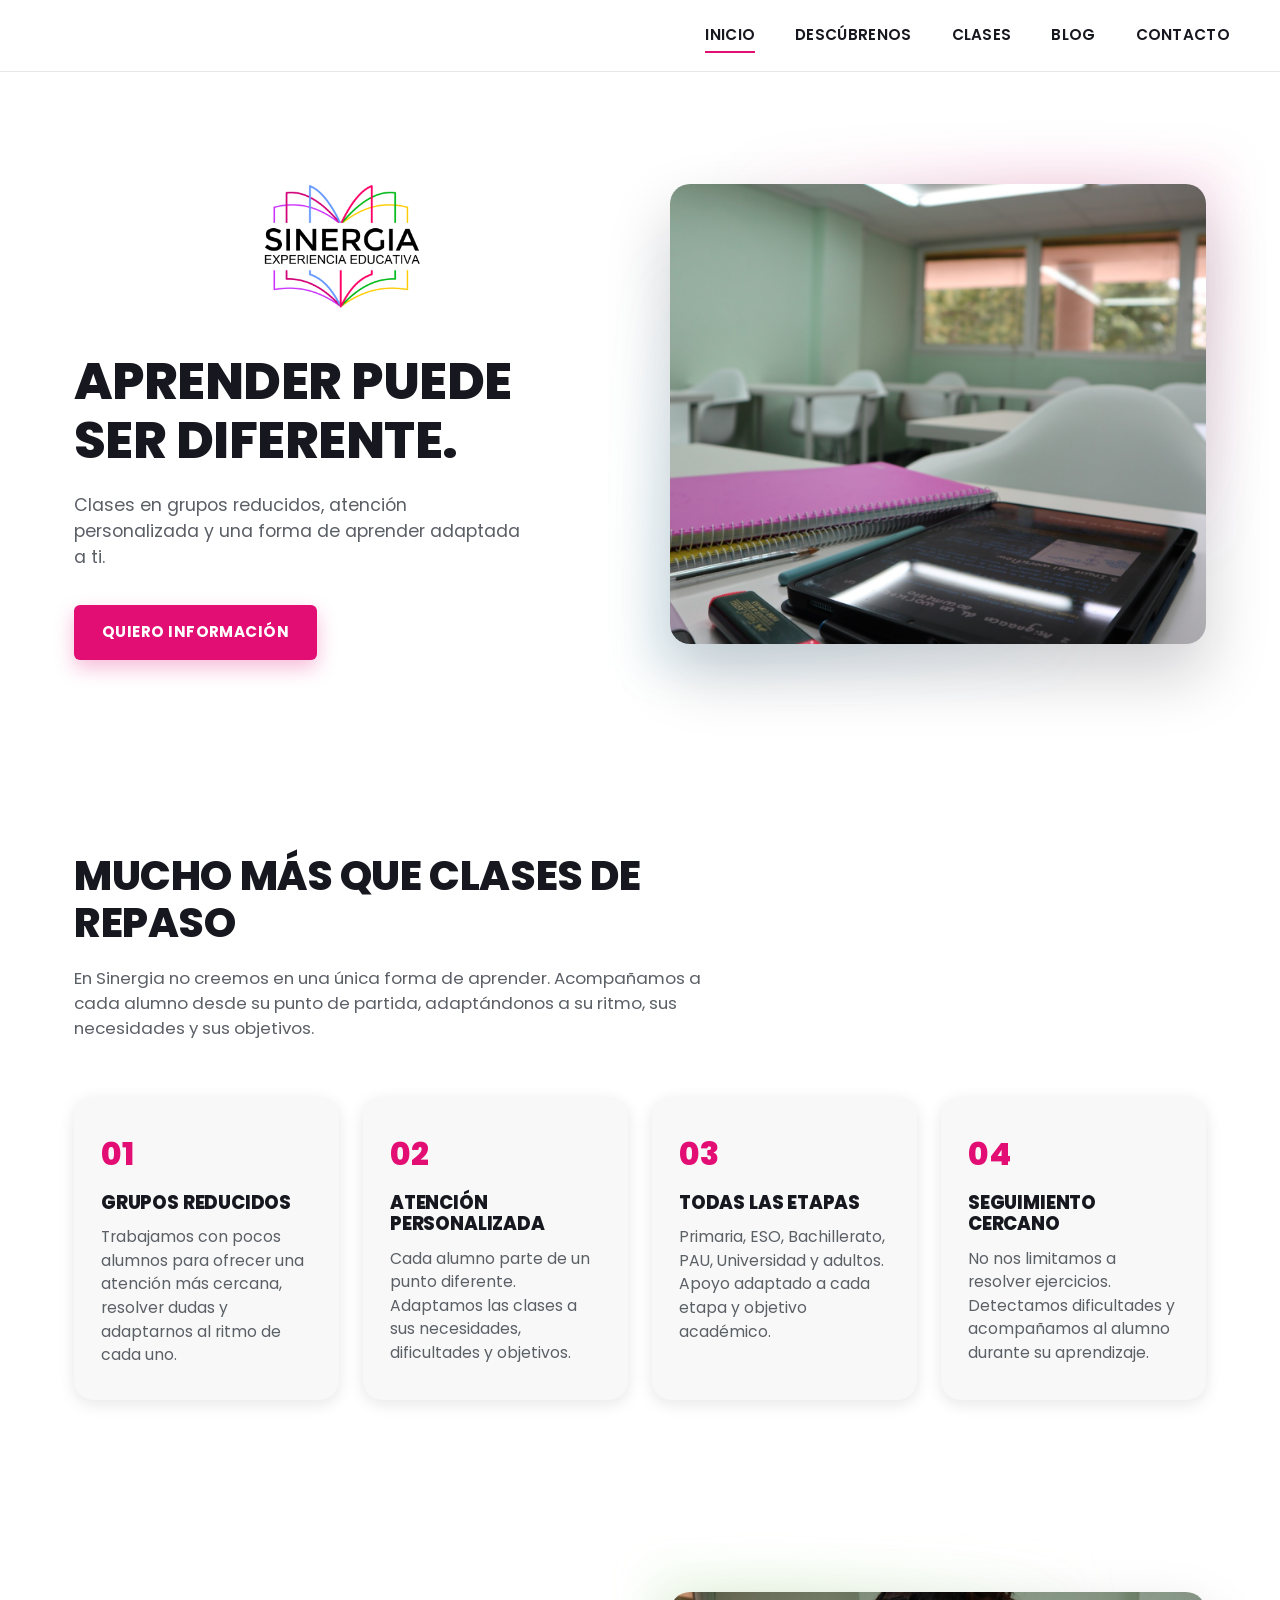
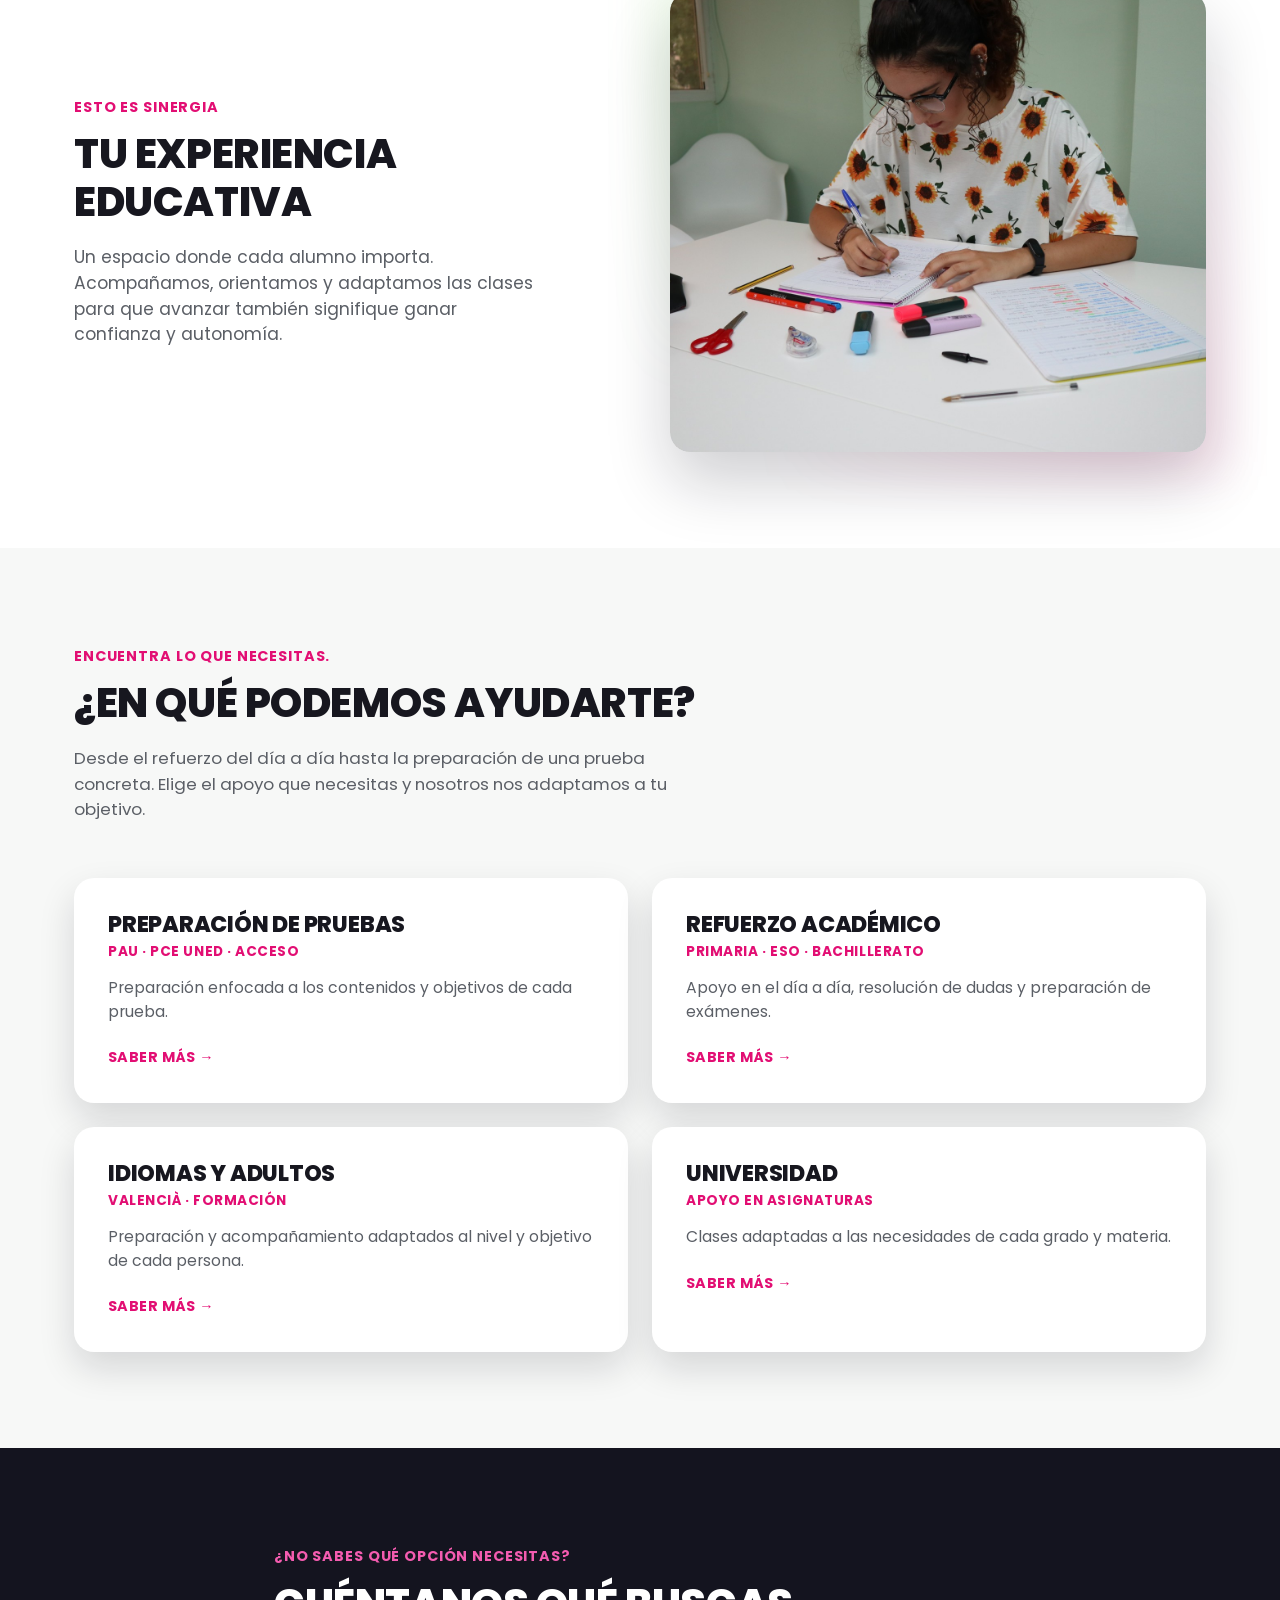
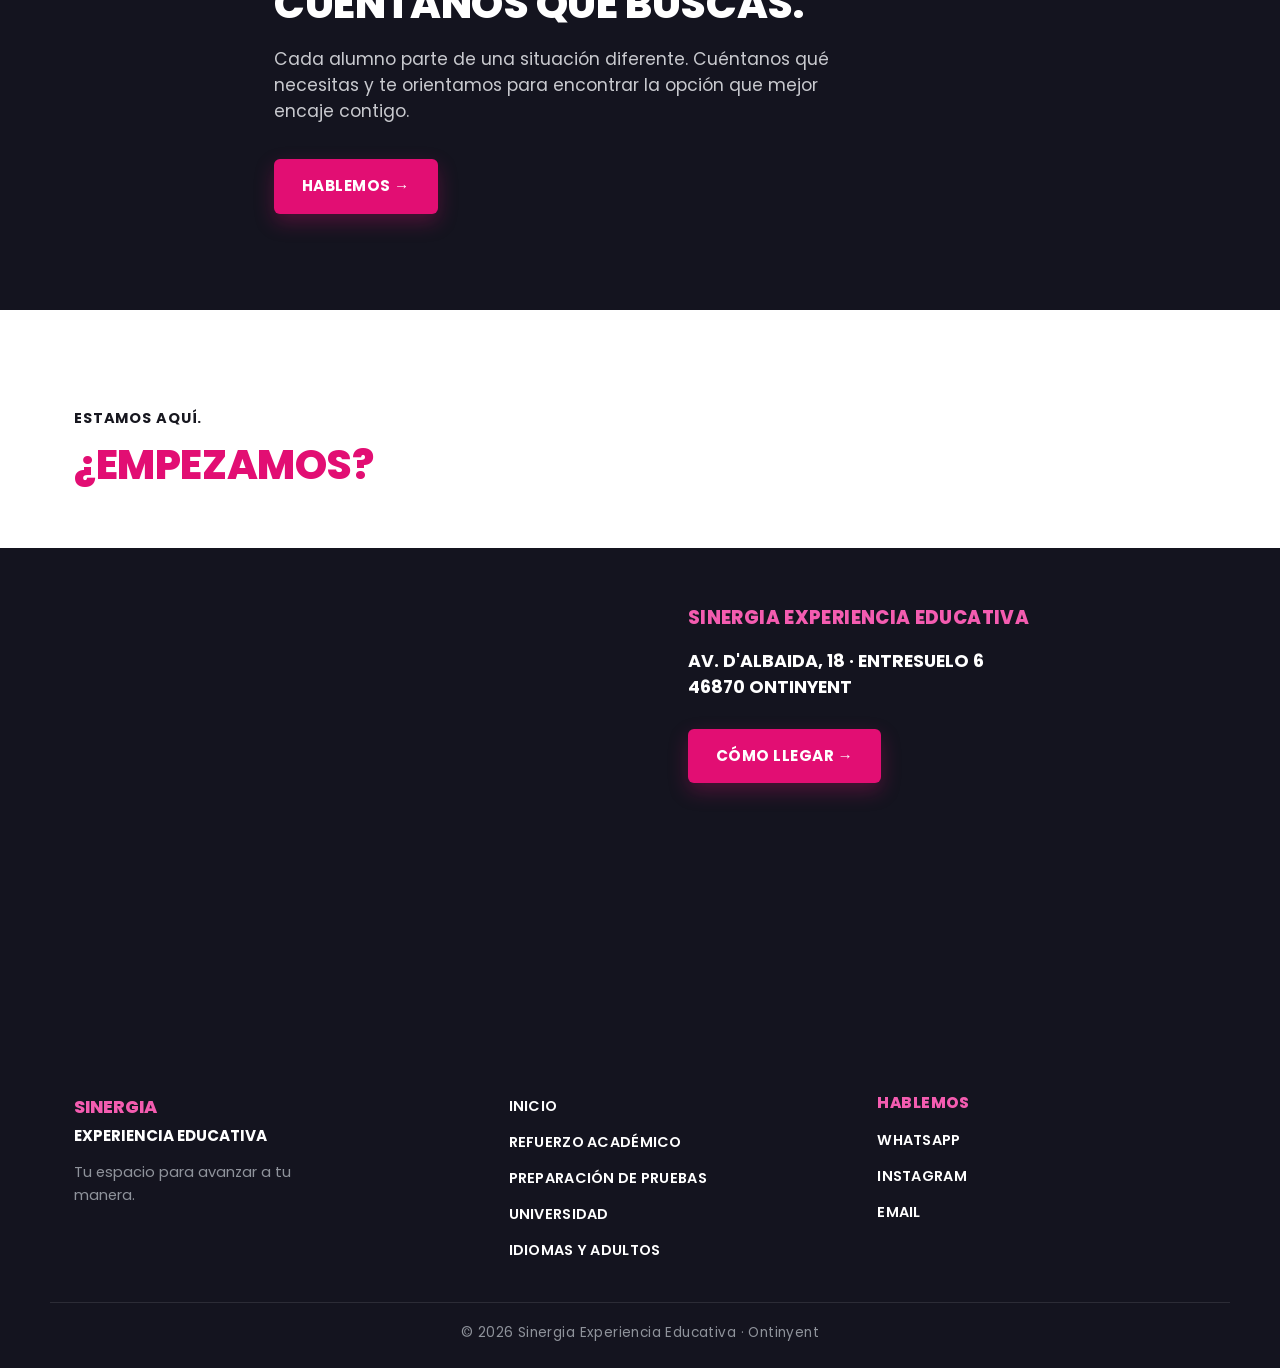
<file: index.html>
<!DOCTYPE html>
<html lang="es">
<head>
<meta charset="UTF-8">
<meta name="viewport" content="width=device-width, initial-scale=1.0">
<title>Sinergia · Experiencia Educativa</title>
<meta name="description" content="Clases en grupos reducidos, atención personalizada y una forma de aprender adaptada a ti. Refuerzo académico, preparación de pruebas, idiomas y apoyo universitario en Ontinyent.">
<link rel="preconnect" href="https://fonts.googleapis.com">
<link rel="preconnect" href="https://fonts.gstatic.com" crossorigin>
<link href="https://fonts.googleapis.com/css2?family=Poppins:wght@400;500;600;700;800&display=swap" rel="stylesheet">
<link rel="stylesheet" href="css/style.css">
</head>
<body>

<!-- ========== HEADER ========== -->
<header class="site-header">
  <div class="container header-inner">
    <nav class="main-nav" id="mainNav">
      <a href="#inicio" class="active">Inicio</a>
      <a href="#descubrenos">Descúbrenos</a>
      <a href="#clases">Clases</a>
      <a href="blog.html">Blog</a>
      <a href="#contacto">Contacto</a>
    </nav>

    <button class="nav-toggle" id="navToggle" aria-label="Abrir menú" aria-expanded="false">
      <span></span><span></span><span></span>
    </button>
  </div>
  <div class="nav-overlay" id="navOverlay"></div>
</header>

<main>

  <!-- ========== HERO ========== -->
  <section class="hero" id="inicio">
    <div class="container">
      <div class="hero-content" data-reveal>
        <img src="images/logo.webp" alt="Sinergia · Experiencia Educativa" class="hero-logo">
        <h1>Aprender puede ser diferente.</h1>
        <p>Clases en grupos reducidos, atención personalizada y una forma de aprender adaptada a ti.</p>
        <a href="#contacto" class="btn btn-primary">Quiero información</a>
      </div>
      <div class="hero-image" data-reveal>
        <img src="images/hero-classroom.jpg" alt="Aula de Sinergia con mesas preparadas para clase">
      </div>
    </div>
  </section>

  <!-- ========== MUCHO MAS QUE CLASES DE REPASO ========== -->
  <section class="features" id="descubrenos">
    <div class="container">
      <div class="section-intro" data-reveal>
        <h2>Mucho más que clases de repaso</h2>
        <p>En Sinergia no creemos en una única forma de aprender. Acompañamos a cada alumno desde su punto de partida, adaptándonos a su ritmo, sus necesidades y sus objetivos.</p>
      </div>

      <div class="features-grid">
        <div class="feature-card" data-reveal>
          <span class="num">01</span>
          <h3>Grupos reducidos</h3>
          <p>Trabajamos con pocos alumnos para ofrecer una atención más cercana, resolver dudas y adaptarnos al ritmo de cada uno.</p>
        </div>
        <div class="feature-card" data-reveal>
          <span class="num">02</span>
          <h3>Atención personalizada</h3>
          <p>Cada alumno parte de un punto diferente. Adaptamos las clases a sus necesidades, dificultades y objetivos.</p>
        </div>
        <div class="feature-card" data-reveal>
          <span class="num">03</span>
          <h3>Todas las etapas</h3>
          <p>Primaria, ESO, Bachillerato, PAU, Universidad y adultos. Apoyo adaptado a cada etapa y objetivo académico.</p>
        </div>
        <div class="feature-card" data-reveal>
          <span class="num">04</span>
          <h3>Seguimiento cercano</h3>
          <p>No nos limitamos a resolver ejercicios. Detectamos dificultades y acompañamos al alumno durante su aprendizaje.</p>
        </div>
      </div>
    </div>
  </section>

  <!-- ========== ESTO ES SINERGIA ========== -->
  <section class="about">
    <div class="container">
      <div class="about-content" data-reveal>
        <span class="section-label">Esto es Sinergia</span>
        <h2>Tu experiencia educativa</h2>
        <p>Un espacio donde cada alumno importa. Acompañamos, orientamos y adaptamos las clases para que avanzar también signifique ganar confianza y autonomía.</p>
      </div>
      <div class="about-image" data-reveal>
        <img src="images/esto-es-sinergia.jpg" alt="Alumna de Sinergia estudiando en el aula">
      </div>
    </div>
  </section>

  <!-- ========== ENCUENTRA LO QUE NECESITAS ========== -->
  <section class="services" id="clases">
    <div class="container">
      <div class="section-intro" data-reveal>
        <span class="section-label">Encuentra lo que necesitas.</span>
        <h2>¿En qué podemos ayudarte?</h2>
        <p>Desde el refuerzo del día a día hasta la preparación de una prueba concreta. Elige el apoyo que necesitas y nosotros nos adaptamos a tu objetivo.</p>
      </div>

      <div class="services-grid">
        <div class="service-card" data-reveal>
          <h3>Preparación de pruebas</h3>
          <span class="tag">PAU · PCE UNED · Acceso</span>
          <p>Preparación enfocada a los contenidos y objetivos de cada prueba.</p>
          <a href="preparacion-pruebas.html" class="btn-link">Saber más →</a>
        </div>
        <div class="service-card" data-reveal>
          <h3>Refuerzo académico</h3>
          <span class="tag">Primaria · ESO · Bachillerato</span>
          <p>Apoyo en el día a día, resolución de dudas y preparación de exámenes.</p>
          <a href="refuerzo-academico.html" class="btn-link">Saber más →</a>
        </div>
        <div class="service-card" data-reveal>
          <h3>Idiomas y adultos</h3>
          <span class="tag">Valencià · Formación</span>
          <p>Preparación y acompañamiento adaptados al nivel y objetivo de cada persona.</p>
          <a href="idiomas-adultos.html" class="btn-link">Saber más →</a>
        </div>
        <div class="service-card" data-reveal>
          <h3>Universidad</h3>
          <span class="tag">Apoyo en asignaturas</span>
          <p>Clases adaptadas a las necesidades de cada grado y materia.</p>
          <a href="universidad.html" class="btn-link">Saber más →</a>
        </div>
      </div>
    </div>
  </section>

  <!-- ========== CUENTANOS QUE BUSCAS (CTA) ========== -->
  <section class="cta">
    <div class="container" data-reveal>
      <span class="section-label">¿No sabes qué opción necesitas?</span>
      <h2>Cuéntanos qué buscas.</h2>
      <p>Cada alumno parte de una situación diferente. Cuéntanos qué necesitas y te orientamos para encontrar la opción que mejor encaje contigo.</p>
      <a href="#contacto" class="btn btn-primary">Hablemos →</a>
    </div>
  </section>

  <!-- ========== ESTAMOS AQUI / EMPEZAMOS ========== -->
  <section class="contact-intro" id="contacto">
    <div class="container" data-reveal>
      <span class="section-label" style="color:var(--color-text)">Estamos aquí.</span>
      <h2>¿Empezamos?</h2>
    </div>
  </section>

  <section class="contact-map">
    <div class="container">
      <iframe class="map-embed" data-reveal
        src="https://www.google.com/maps?q=Av.+d%27Albaida,+18,+46870+Ontinyent&output=embed"
        loading="lazy"
        referrerpolicy="no-referrer-when-downgrade"
        title="Ubicación de Sinergia Experiencia Educativa en Ontinyent">
      </iframe>
      <div class="contact-address" data-reveal>
        <div class="brand">Sinergia Experiencia Educativa</div>
        <div class="lines">
          Av. d'Albaida, 18 · Entresuelo 6<br>
          46870 Ontinyent
        </div>
        <a href="https://www.google.com/maps?q=Av.+d%27Albaida,+18,+46870+Ontinyent" target="_blank" rel="noopener" class="btn btn-primary">Cómo llegar →</a>
      </div>
    </div>
  </section>

</main>

<!-- ========== FOOTER ========== -->
<footer class="site-footer">
  <div class="container footer-inner">
    <div class="footer-brand">
      <div class="brand-name">Sinergia</div>
      <div class="brand-sub">Experiencia educativa</div>
      <p>Tu espacio para avanzar a tu manera.</p>
    </div>

    <div class="footer-col">
      <ul>
        <li><a href="#inicio">Inicio</a></li>
        <li><a href="refuerzo-academico.html">Refuerzo académico</a></li>
        <li><a href="preparacion-pruebas.html">Preparación de pruebas</a></li>
        <li><a href="universidad.html">Universidad</a></li>
        <li><a href="idiomas-adultos.html">Idiomas y adultos</a></li>
      </ul>
    </div>

    <div class="footer-col">
      <h4>Hablemos</h4>
      <ul>
        <li><a href="https://wa.me/34600000000" target="_blank" rel="noopener">WhatsApp</a></li>
        <li><a href="https://instagram.com/sinergiaacademia" target="_blank" rel="noopener">Instagram</a></li>
        <li><a href="mailto:info@sinergiaacademia.com">Email</a></li>
      </ul>
    </div>
  </div>

  <div class="container footer-bottom">
    © 2026 Sinergia Experiencia Educativa · Ontinyent
  </div>
</footer>

<script src="js/script.js"></script>
</body>
</html>
</file>
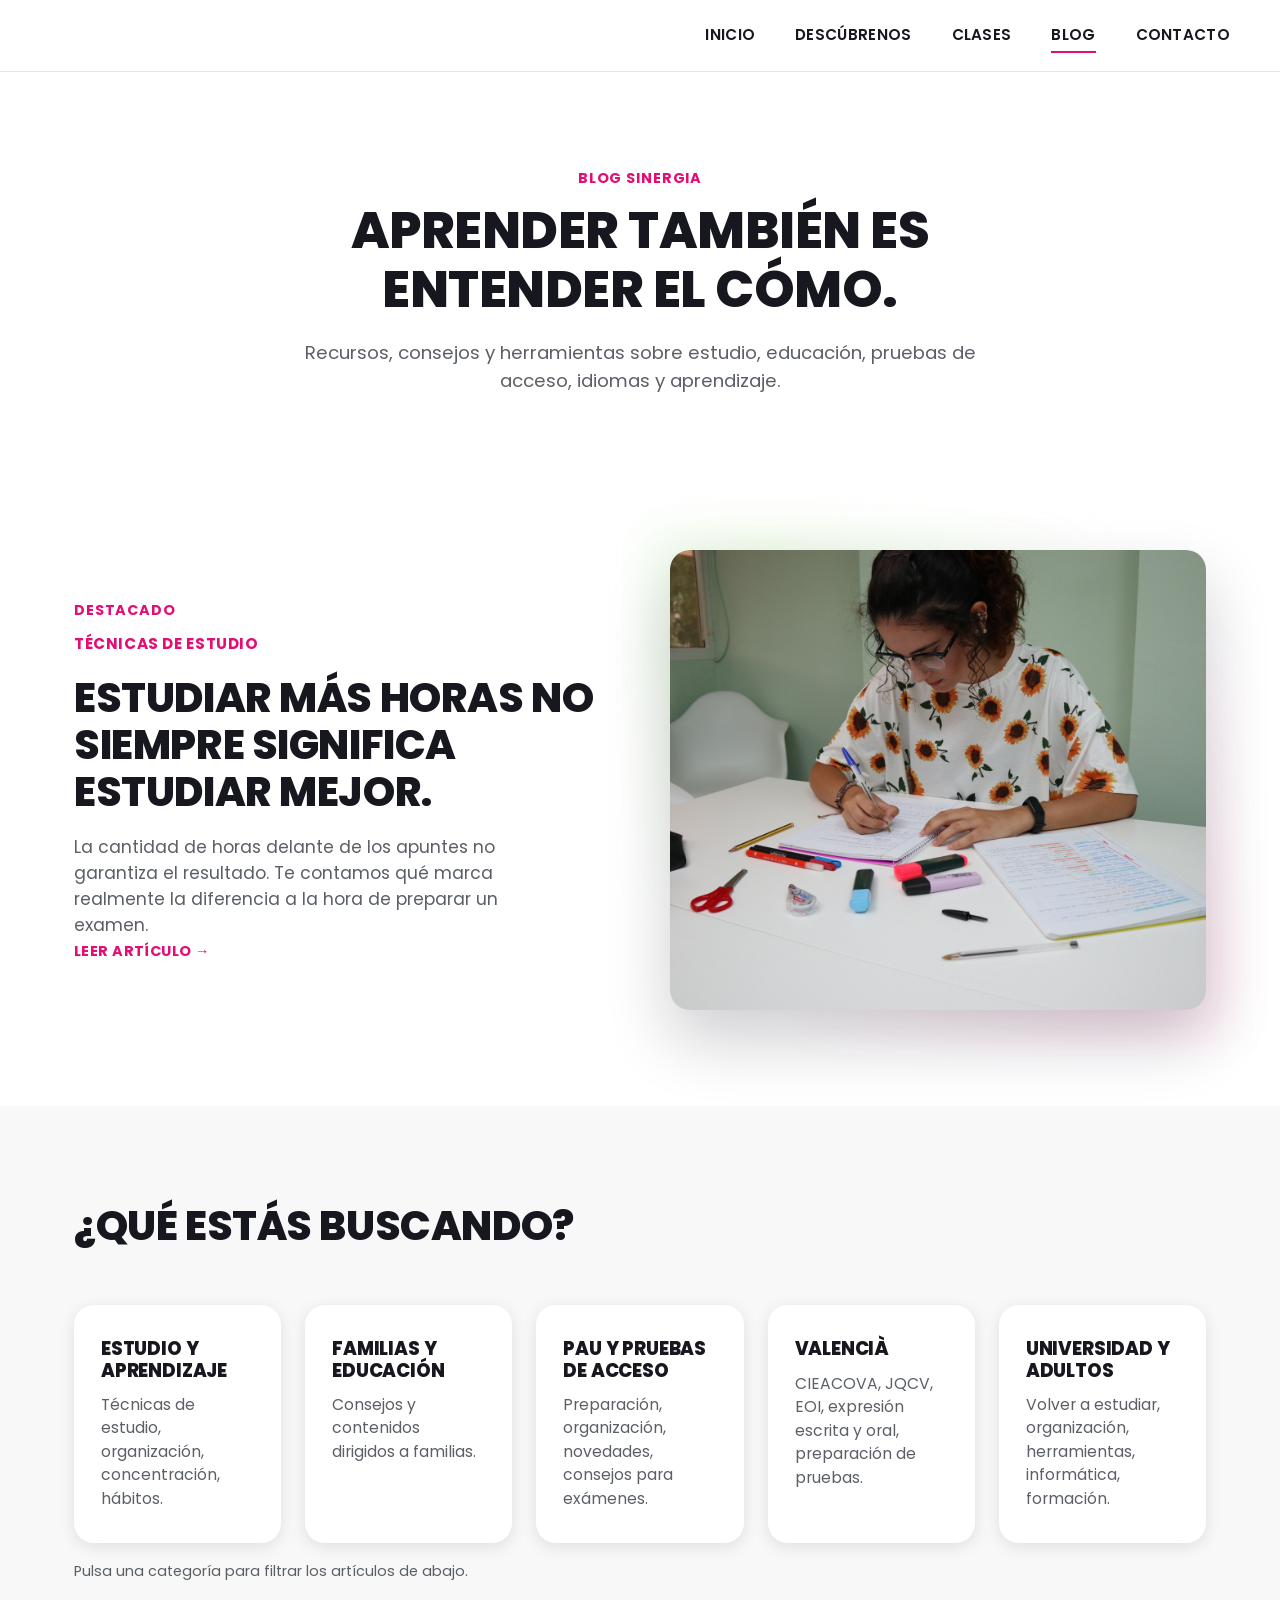
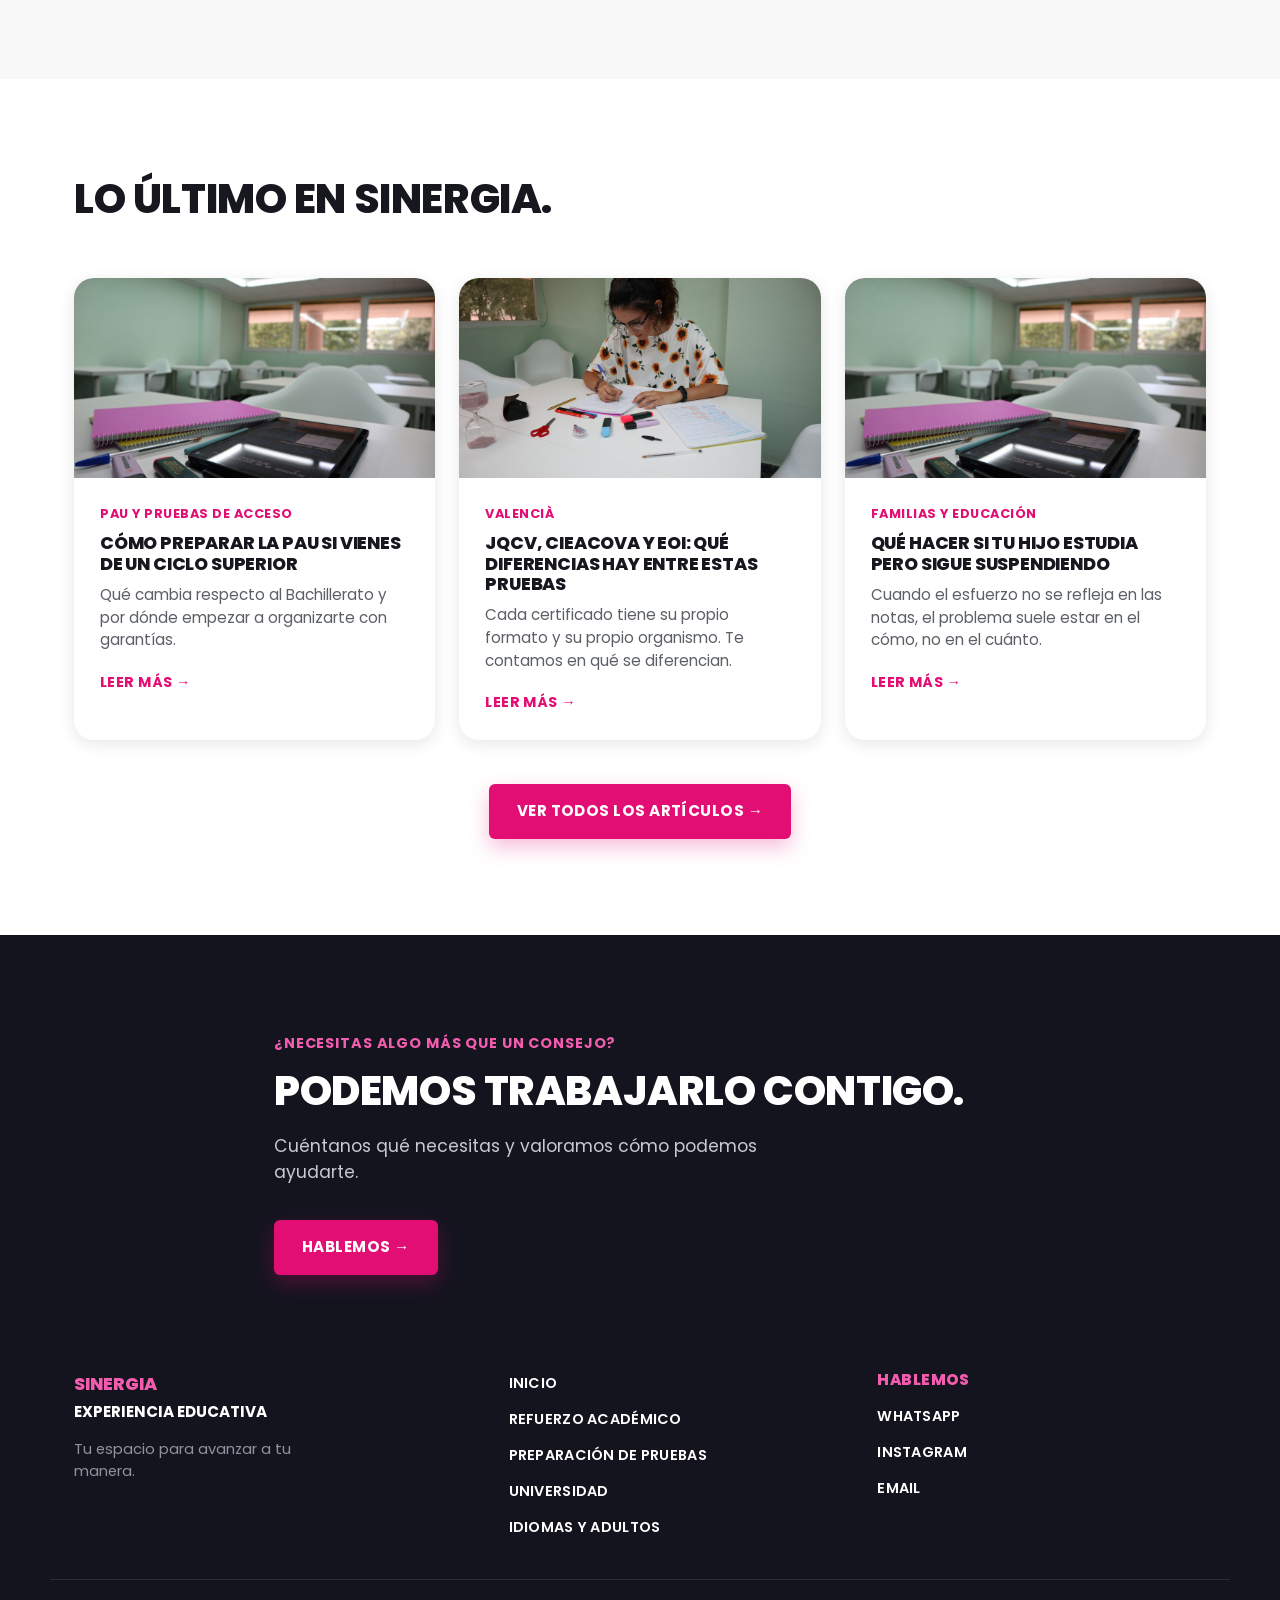
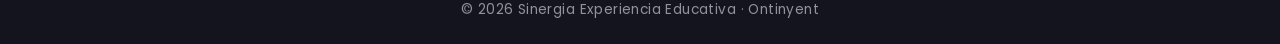
<file: blog.html>
<!DOCTYPE html>
<html lang="es">
<head>
<meta charset="UTF-8">
<meta name="viewport" content="width=device-width, initial-scale=1.0">
<title>Blog · Sinergia</title>
<meta name="description" content="Recursos, consejos y herramientas de Sinergia sobre estudio, educación, pruebas de acceso, idiomas y aprendizaje.">
<link rel="preconnect" href="https://fonts.googleapis.com">
<link rel="preconnect" href="https://fonts.gstatic.com" crossorigin>
<link href="https://fonts.googleapis.com/css2?family=Poppins:wght@400;500;600;700;800&display=swap" rel="stylesheet">
<link rel="stylesheet" href="css/style.css">
</head>
<body>

<!-- ========== HEADER ========== -->
<header class="site-header">
  <div class="container header-inner">
    <nav class="main-nav" id="mainNav">
      <a href="index.html#inicio">Inicio</a>
      <a href="index.html#descubrenos">Descúbrenos</a>
      <a href="index.html#clases">Clases</a>
      <a href="blog.html" class="active">Blog</a>
      <a href="index.html#contacto">Contacto</a>
    </nav>

    <button class="nav-toggle" id="navToggle" aria-label="Abrir menú" aria-expanded="false">
      <span></span><span></span><span></span>
    </button>
  </div>
  <div class="nav-overlay" id="navOverlay"></div>
</header>

<main>

  <!-- ========== 1. CABECERA DEL BLOG ========== -->
  <section class="blog-hero">
    <div class="container" data-reveal>
      <span class="section-label">Blog Sinergia</span>
      <h1>Aprender también es entender el cómo.</h1>
      <p>Recursos, consejos y herramientas sobre estudio, educación, pruebas de acceso, idiomas y aprendizaje.</p>
    </div>
  </section>

  <!-- ========== 2. ARTICULO DESTACADO ========== -->
  <section class="about">
    <div class="container">
      <div class="about-content" data-reveal>
        <span class="section-label">Destacado</span>
        <span class="tag-line">Técnicas de estudio</span>
        <h2>Estudiar más horas no siempre significa estudiar mejor.</h2>
        <p>La cantidad de horas delante de los apuntes no garantiza el resultado. Te contamos qué marca realmente la diferencia a la hora de preparar un examen.</p>
        <a href="#" class="btn-link">Leer artículo →</a>
      </div>
      <div class="about-image" data-reveal>
        <img src="images/esto-es-sinergia.jpg" alt="Alumna de Sinergia estudiando en el aula">
      </div>
    </div>
  </section>

  <!-- ========== 3. CATEGORIAS ========== -->
  <section class="features tint-bg">
    <div class="container">
      <div class="section-intro" data-reveal>
        <h2>¿Qué estás buscando?</h2>
      </div>

      <div class="features-grid features-grid--five">
        <div class="feature-card card-white filterable" data-filter-category="estudio" data-reveal>
          <h3>Estudio y aprendizaje</h3>
          <p>Técnicas de estudio, organización, concentración, hábitos.</p>
        </div>
        <div class="feature-card card-white filterable" data-filter-category="familias" data-reveal>
          <h3>Familias y educación</h3>
          <p>Consejos y contenidos dirigidos a familias.</p>
        </div>
        <div class="feature-card card-white filterable" data-filter-category="pau" data-reveal>
          <h3>PAU y pruebas de acceso</h3>
          <p>Preparación, organización, novedades, consejos para exámenes.</p>
        </div>
        <div class="feature-card card-white filterable" data-filter-category="valencia" data-reveal>
          <h3>Valencià</h3>
          <p>CIEACOVA, JQCV, EOI, expresión escrita y oral, preparación de pruebas.</p>
        </div>
        <div class="feature-card card-white filterable" data-filter-category="universidad" data-reveal>
          <h3>Universidad y adultos</h3>
          <p>Volver a estudiar, organización, herramientas, informática, formación.</p>
        </div>
      </div>
      <p style="margin-top: 18px; font-size: 0.9rem; color: var(--color-text-muted);">Pulsa una categoría para filtrar los artículos de abajo.</p>
    </div>
  </section>

  <!-- ========== 4. ULTIMOS ARTICULOS ========== -->
  <section class="features">
    <div class="container">
      <div class="section-intro" data-reveal>
        <h2>Lo último en Sinergia.</h2>
        <p class="blog-filter-status">Mostrando: <strong></strong> · <button type="button">ver todas</button></p>
      </div>

      <div class="blog-grid">
        <article class="blog-card" data-article-category="pau" data-reveal>
          <img src="images/hero-classroom.jpg" alt="">
          <div class="blog-card-body">
            <span class="category">PAU y pruebas de acceso</span>
            <h3>Cómo preparar la PAU si vienes de un ciclo superior</h3>
            <p>Qué cambia respecto al Bachillerato y por dónde empezar a organizarte con garantías.</p>
            <a href="#" class="btn-link">Leer más →</a>
          </div>
        </article>
        <article class="blog-card" data-article-category="valencia" data-reveal>
          <img src="images/esto-es-sinergia.jpg" alt="">
          <div class="blog-card-body">
            <span class="category">Valencià</span>
            <h3>JQCV, CIEACOVA y EOI: qué diferencias hay entre estas pruebas</h3>
            <p>Cada certificado tiene su propio formato y su propio organismo. Te contamos en qué se diferencian.</p>
            <a href="#" class="btn-link">Leer más →</a>
          </div>
        </article>
        <article class="blog-card" data-article-category="familias" data-reveal>
          <img src="images/hero-classroom.jpg" alt="">
          <div class="blog-card-body">
            <span class="category">Familias y educación</span>
            <h3>Qué hacer si tu hijo estudia pero sigue suspendiendo</h3>
            <p>Cuando el esfuerzo no se refleja en las notas, el problema suele estar en el cómo, no en el cuánto.</p>
            <a href="#" class="btn-link">Leer más →</a>
          </div>
        </article>
      </div>

      <p class="blog-empty">Aún no hay artículos publicados en esta categoría. ¡Vuelve pronto!</p>

      <div class="blog-grid-footer">
        <a href="#" class="btn btn-primary">Ver todos los artículos →</a>
      </div>
    </div>
  </section>

  <!-- ========== 5. CTA FINAL ========== -->
  <section class="cta">
    <div class="container" data-reveal>
      <span class="section-label">¿Necesitas algo más que un consejo?</span>
      <h2>Podemos trabajarlo contigo.</h2>
      <p>Cuéntanos qué necesitas y valoramos cómo podemos ayudarte.</p>
      <a href="https://wa.me/34600000000" target="_blank" rel="noopener" class="btn btn-primary">Hablemos →</a>
    </div>
  </section>

</main>

<!-- ========== FOOTER ========== -->
<footer class="site-footer">
  <div class="container footer-inner">
    <div class="footer-brand">
      <div class="brand-name">Sinergia</div>
      <div class="brand-sub">Experiencia educativa</div>
      <p>Tu espacio para avanzar a tu manera.</p>
    </div>

    <div class="footer-col">
      <ul>
        <li><a href="index.html#inicio">Inicio</a></li>
        <li><a href="refuerzo-academico.html">Refuerzo académico</a></li>
        <li><a href="preparacion-pruebas.html">Preparación de pruebas</a></li>
        <li><a href="universidad.html">Universidad</a></li>
        <li><a href="idiomas-adultos.html">Idiomas y adultos</a></li>
      </ul>
    </div>

    <div class="footer-col">
      <h4>Hablemos</h4>
      <ul>
        <li><a href="https://wa.me/34600000000" target="_blank" rel="noopener">WhatsApp</a></li>
        <li><a href="https://instagram.com/sinergiaacademia" target="_blank" rel="noopener">Instagram</a></li>
        <li><a href="mailto:info@sinergiaacademia.com">Email</a></li>
      </ul>
    </div>
  </div>

  <div class="container footer-bottom">
    © 2026 Sinergia Experiencia Educativa · Ontinyent
  </div>
</footer>

<script src="js/script.js"></script>
</body>
</html>
</file>
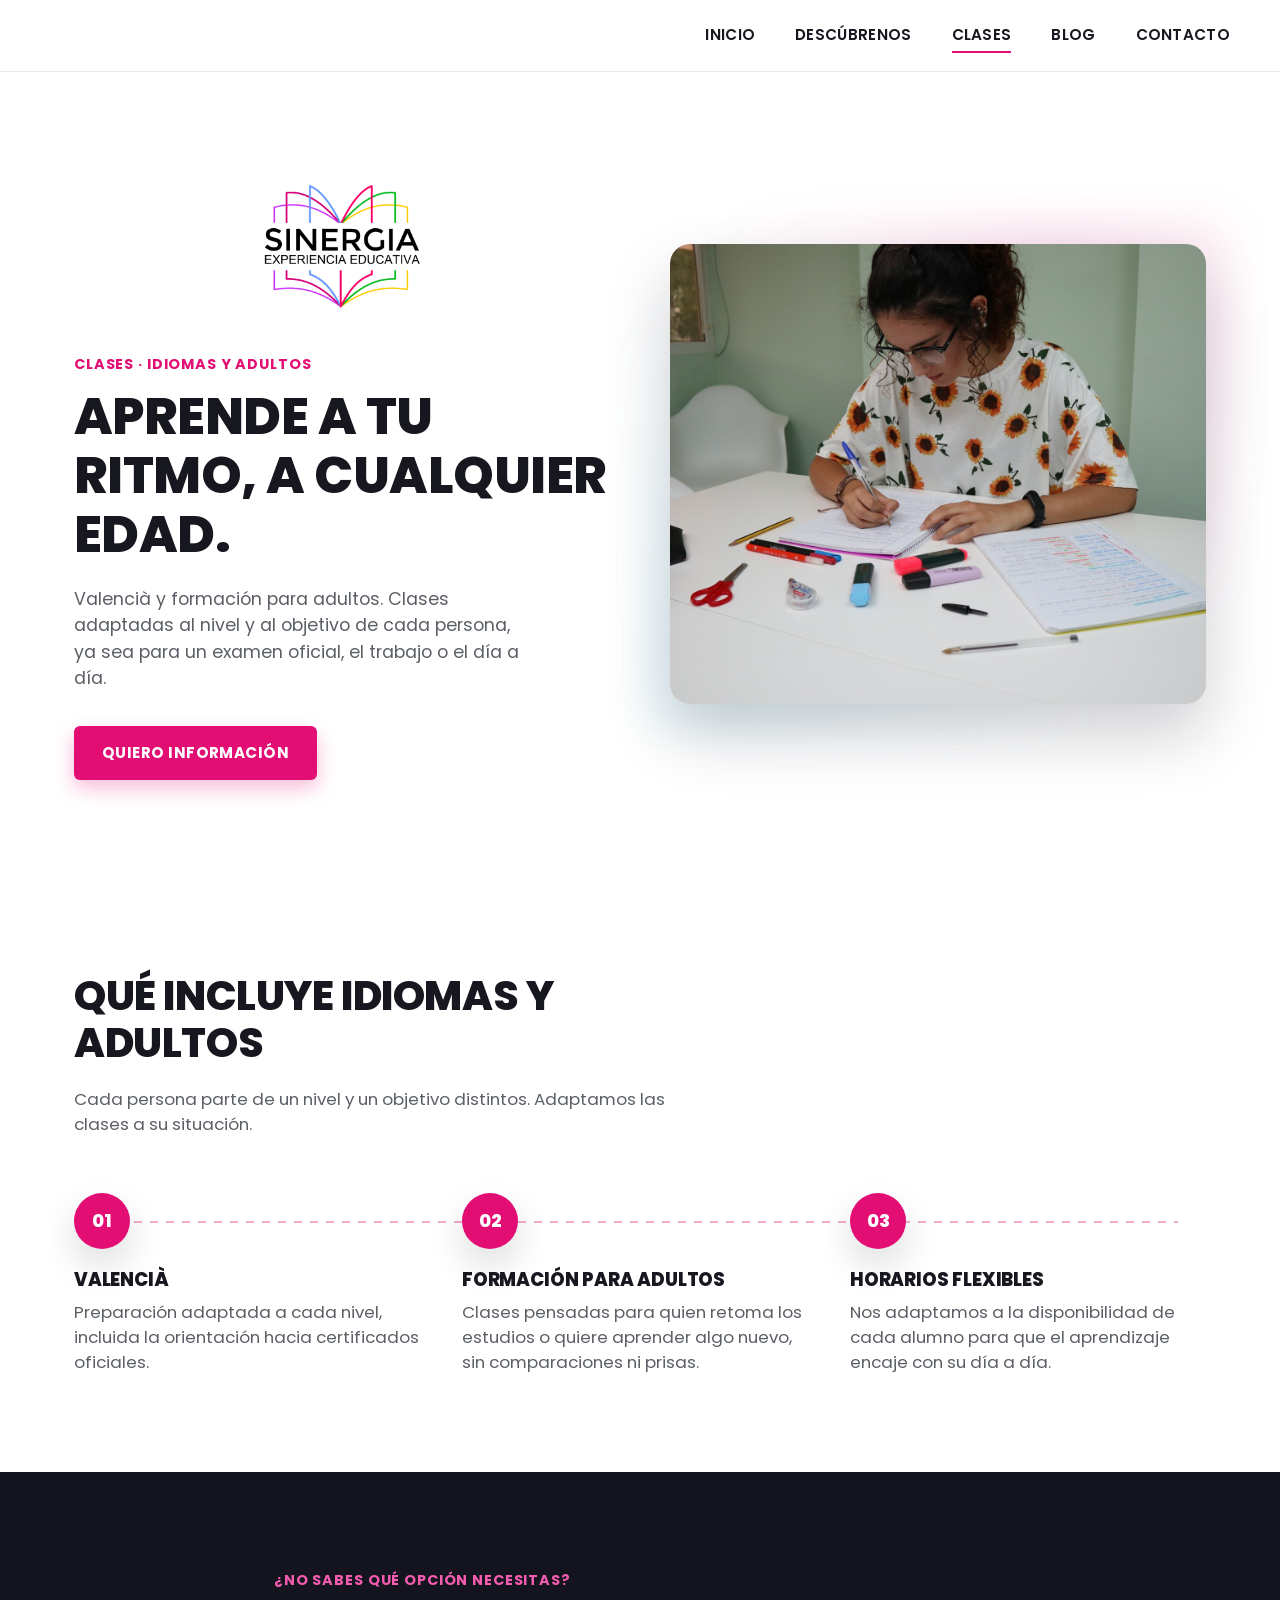
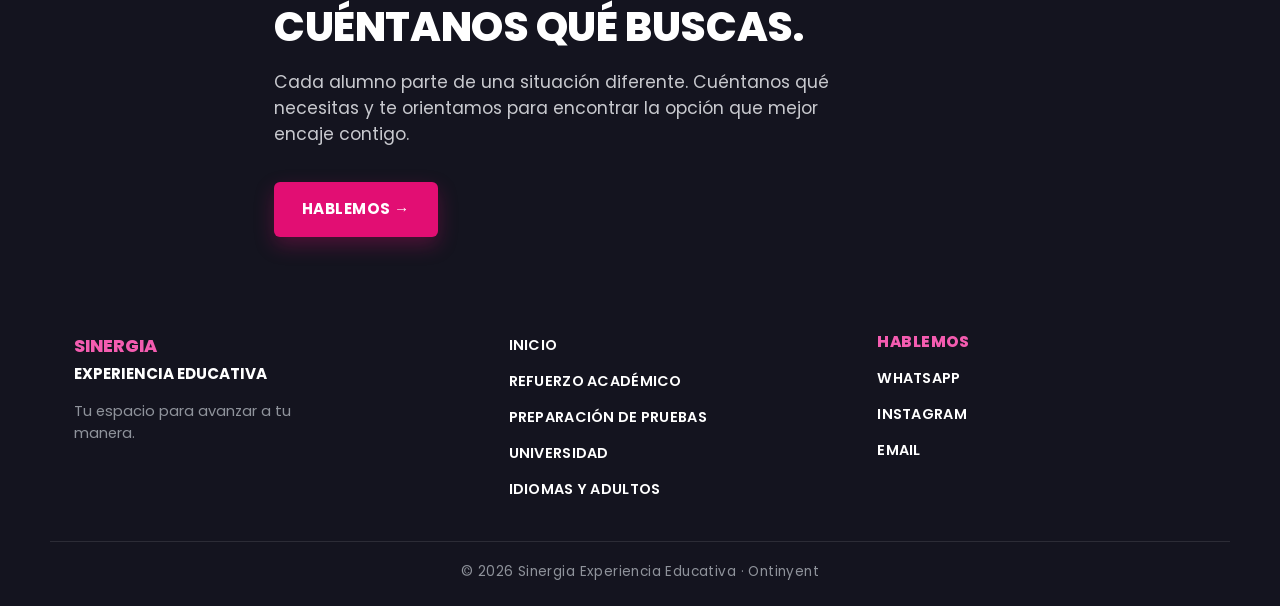
<file: idiomas-adultos.html>
<!DOCTYPE html>
<html lang="es">
<head>
<meta charset="UTF-8">
<meta name="viewport" content="width=device-width, initial-scale=1.0">
<title>Idiomas y adultos · Sinergia</title>
<meta name="description" content="Clases de valencià y formación para adultos en Sinergia: adaptadas al nivel y al objetivo de cada persona, con horarios flexibles.">
<link rel="preconnect" href="https://fonts.googleapis.com">
<link rel="preconnect" href="https://fonts.gstatic.com" crossorigin>
<link href="https://fonts.googleapis.com/css2?family=Poppins:wght@400;500;600;700;800&display=swap" rel="stylesheet">
<link rel="stylesheet" href="css/style.css">
</head>
<body>

<!-- ========== HEADER ========== -->
<header class="site-header">
  <div class="container header-inner">
    <nav class="main-nav" id="mainNav">
      <a href="index.html#inicio">Inicio</a>
      <a href="index.html#descubrenos">Descúbrenos</a>
      <a href="index.html#clases" class="active">Clases</a>
      <a href="blog.html">Blog</a>
      <a href="index.html#contacto">Contacto</a>
    </nav>

    <button class="nav-toggle" id="navToggle" aria-label="Abrir menú" aria-expanded="false">
      <span></span><span></span><span></span>
    </button>
  </div>
  <div class="nav-overlay" id="navOverlay"></div>
</header>

<main>

  <!-- ========== HERO ========== -->
  <section class="hero">
    <div class="container">
      <div class="hero-content" data-reveal>
        <img src="images/logo.webp" alt="Sinergia · Experiencia Educativa" class="hero-logo">
        <span class="section-label">Clases · Idiomas y adultos</span>
        <h1>Aprende a tu ritmo, a cualquier edad.</h1>
        <p>Valencià y formación para adultos. Clases adaptadas al nivel y al objetivo de cada persona, ya sea para un examen oficial, el trabajo o el día a día.</p>
        <a href="index.html#contacto" class="btn btn-primary">Quiero información</a>
      </div>
      <div class="hero-image" data-reveal>
        <img src="images/esto-es-sinergia.jpg" alt="Alumna de Sinergia estudiando en el aula">
      </div>
    </div>
  </section>

  <!-- ========== QUE INCLUYE ========== -->
  <section class="features">
    <div class="container">
      <div class="section-intro" data-reveal>
        <h2>Qué incluye idiomas y adultos</h2>
        <p>Cada persona parte de un nivel y un objetivo distintos. Adaptamos las clases a su situación.</p>
      </div>

      <div class="process-track">
        <div class="process-step" data-reveal>
          <div class="process-dot">01</div>
          <h3>Valencià</h3>
          <p>Preparación adaptada a cada nivel, incluida la orientación hacia certificados oficiales.</p>
        </div>
        <div class="process-step" data-reveal>
          <div class="process-dot">02</div>
          <h3>Formación para adultos</h3>
          <p>Clases pensadas para quien retoma los estudios o quiere aprender algo nuevo, sin comparaciones ni prisas.</p>
        </div>
        <div class="process-step" data-reveal>
          <div class="process-dot">03</div>
          <h3>Horarios flexibles</h3>
          <p>Nos adaptamos a la disponibilidad de cada alumno para que el aprendizaje encaje con su día a día.</p>
        </div>
      </div>
    </div>
  </section>

  <!-- ========== CUENTANOS QUE BUSCAS (CTA) ========== -->
  <section class="cta">
    <div class="container" data-reveal>
      <span class="section-label">¿No sabes qué opción necesitas?</span>
      <h2>Cuéntanos qué buscas.</h2>
      <p>Cada alumno parte de una situación diferente. Cuéntanos qué necesitas y te orientamos para encontrar la opción que mejor encaje contigo.</p>
      <a href="index.html#contacto" class="btn btn-primary">Hablemos →</a>
    </div>
  </section>

</main>

<!-- ========== FOOTER ========== -->
<footer class="site-footer">
  <div class="container footer-inner">
    <div class="footer-brand">
      <div class="brand-name">Sinergia</div>
      <div class="brand-sub">Experiencia educativa</div>
      <p>Tu espacio para avanzar a tu manera.</p>
    </div>

    <div class="footer-col">
      <ul>
        <li><a href="index.html#inicio">Inicio</a></li>
        <li><a href="refuerzo-academico.html">Refuerzo académico</a></li>
        <li><a href="preparacion-pruebas.html">Preparación de pruebas</a></li>
        <li><a href="universidad.html">Universidad</a></li>
        <li><a href="idiomas-adultos.html">Idiomas y adultos</a></li>
      </ul>
    </div>

    <div class="footer-col">
      <h4>Hablemos</h4>
      <ul>
        <li><a href="https://wa.me/34600000000" target="_blank" rel="noopener">WhatsApp</a></li>
        <li><a href="https://instagram.com/sinergiaacademia" target="_blank" rel="noopener">Instagram</a></li>
        <li><a href="mailto:info@sinergiaacademia.com">Email</a></li>
      </ul>
    </div>
  </div>

  <div class="container footer-bottom">
    © 2026 Sinergia Experiencia Educativa · Ontinyent
  </div>
</footer>

<script src="js/script.js"></script>
</body>
</html>
</file>
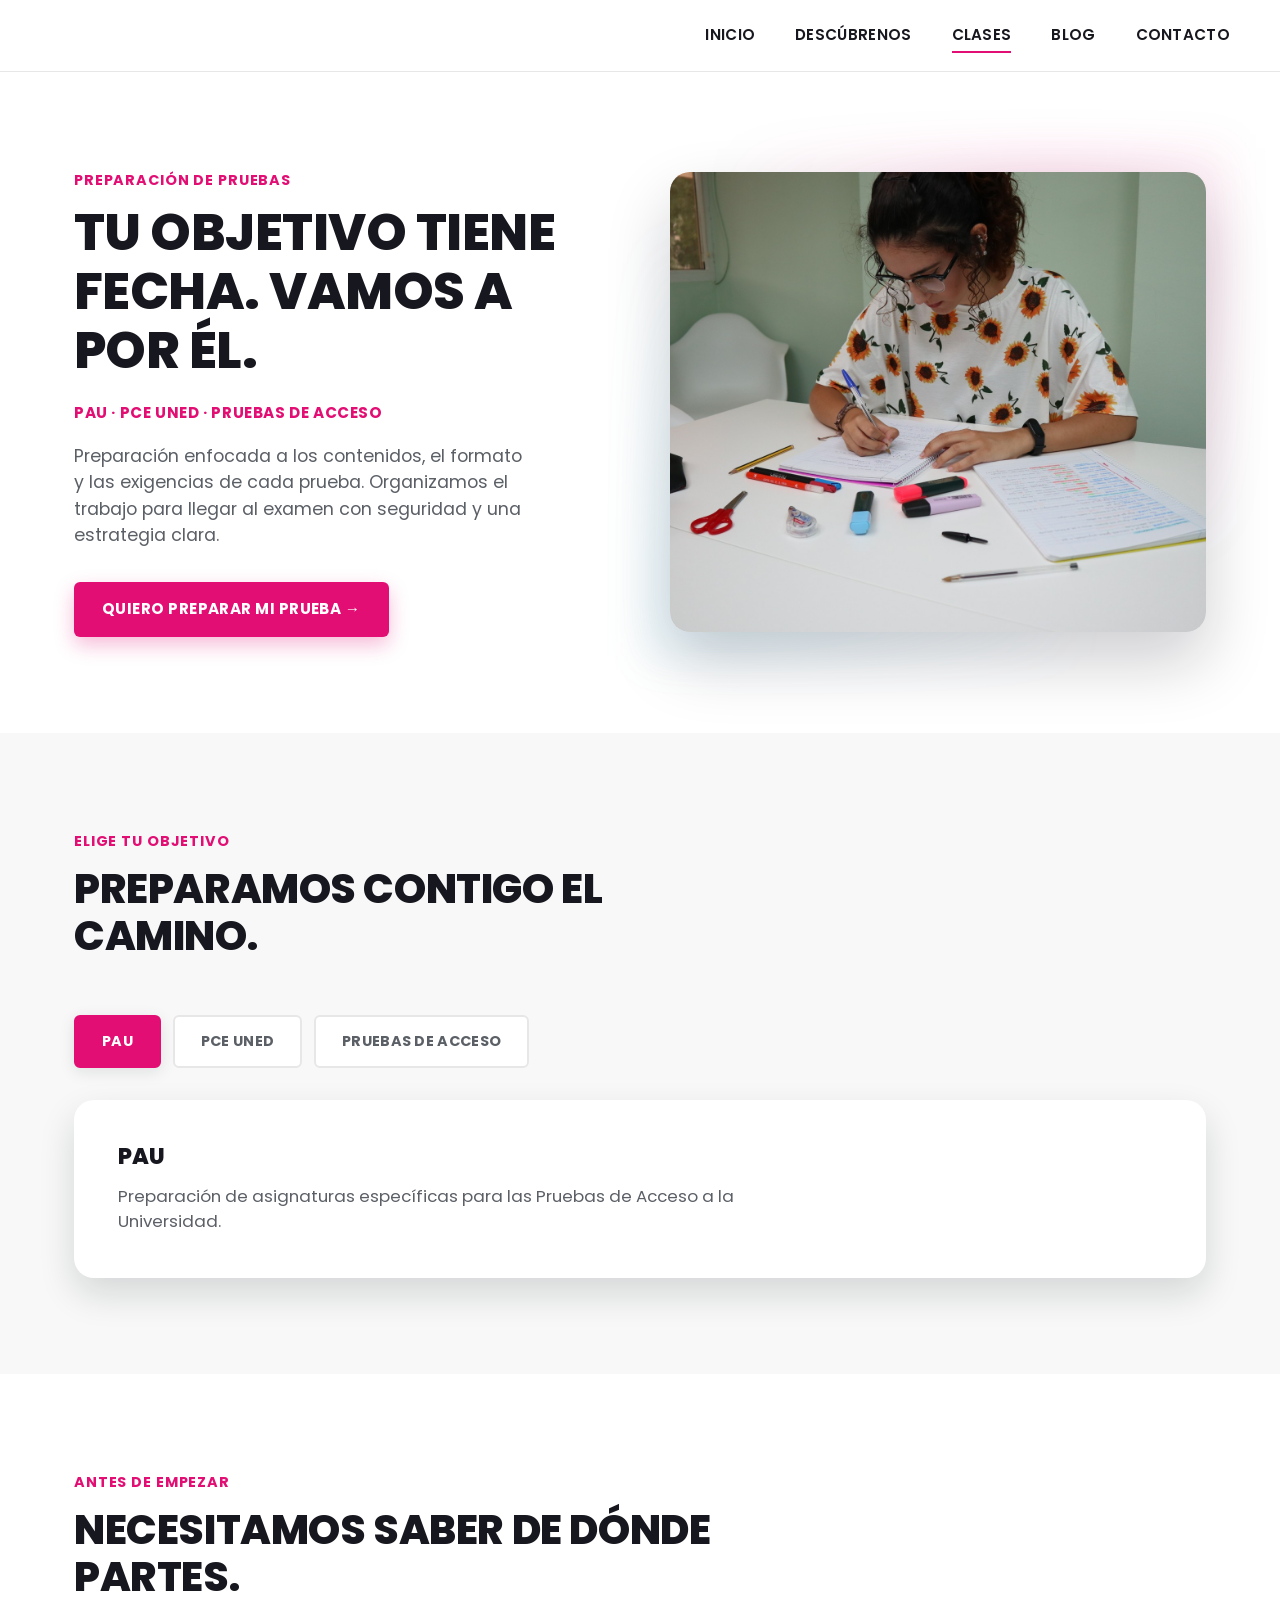
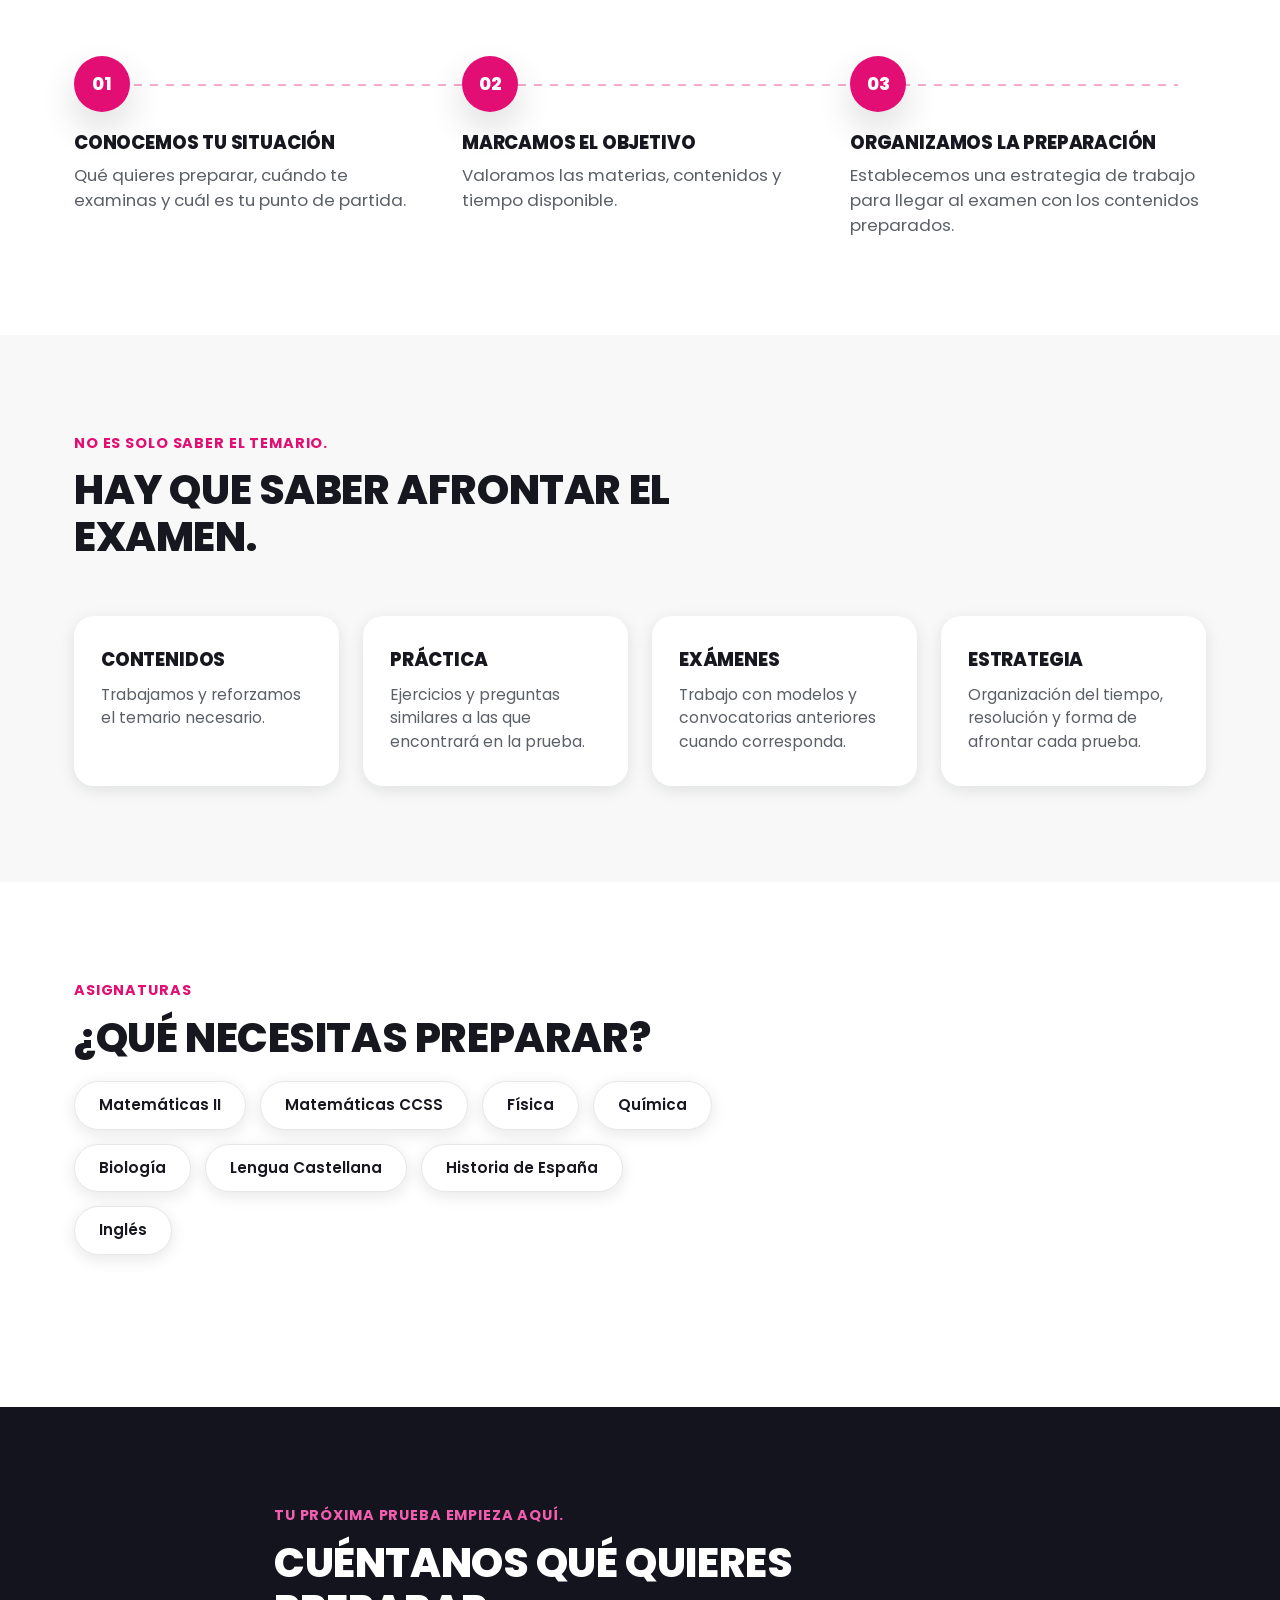
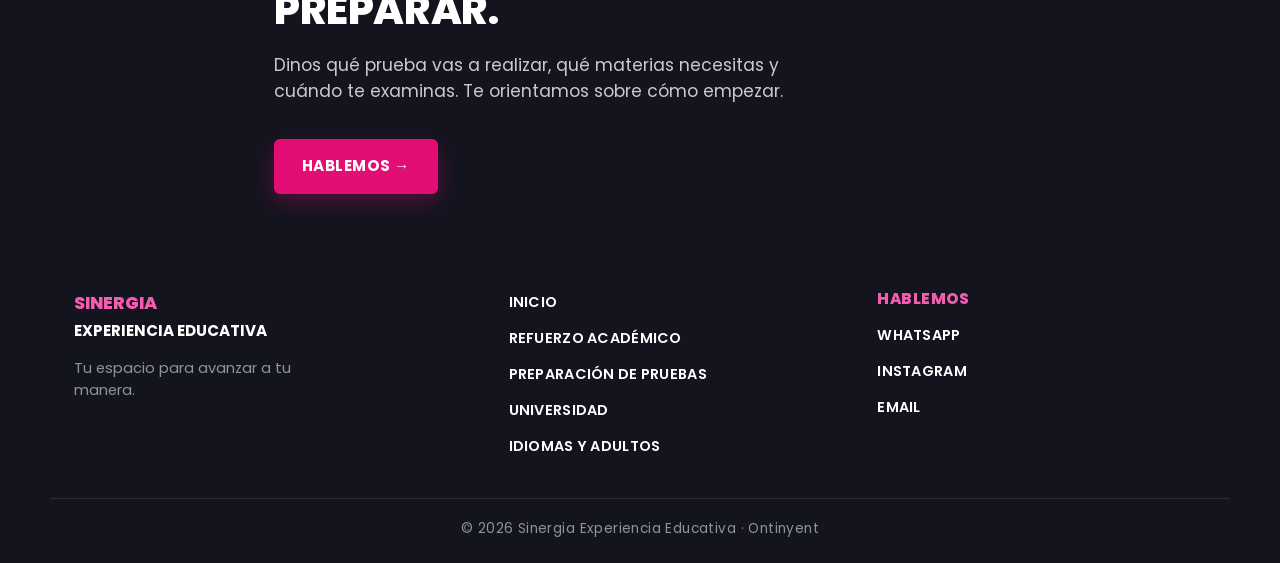
<file: preparacion-pruebas.html>
<!DOCTYPE html>
<html lang="es">
<head>
<meta charset="UTF-8">
<meta name="viewport" content="width=device-width, initial-scale=1.0">
<title>Preparación de pruebas · Sinergia</title>
<meta name="description" content="Preparación de PAU, PCE UNED y pruebas de acceso: contenidos, práctica, exámenes y estrategia para llegar a la prueba con seguridad.">
<link rel="preconnect" href="https://fonts.googleapis.com">
<link rel="preconnect" href="https://fonts.gstatic.com" crossorigin>
<link href="https://fonts.googleapis.com/css2?family=Poppins:wght@400;500;600;700;800&display=swap" rel="stylesheet">
<link rel="stylesheet" href="css/style.css">
</head>
<body>

<!-- ========== HEADER ========== -->
<header class="site-header">
  <div class="container header-inner">
    <nav class="main-nav" id="mainNav">
      <a href="index.html#inicio">Inicio</a>
      <a href="index.html#descubrenos">Descúbrenos</a>
      <a href="index.html#clases" class="active">Clases</a>
      <a href="blog.html">Blog</a>
      <a href="index.html#contacto">Contacto</a>
    </nav>

    <button class="nav-toggle" id="navToggle" aria-label="Abrir menú" aria-expanded="false">
      <span></span><span></span><span></span>
    </button>
  </div>
  <div class="nav-overlay" id="navOverlay"></div>
</header>

<main>

  <!-- ========== 1. HERO ========== -->
  <section class="hero">
    <div class="container">
      <div class="hero-content" data-reveal>
        <span class="section-label">Preparación de pruebas</span>
        <h1>Tu objetivo tiene fecha. Vamos a por él.</h1>
        <span class="tag-line">PAU · PCE UNED · Pruebas de acceso</span>
        <p>Preparación enfocada a los contenidos, el formato y las exigencias de cada prueba. Organizamos el trabajo para llegar al examen con seguridad y una estrategia clara.</p>
        <a href="index.html#contacto" class="btn btn-primary">Quiero preparar mi prueba →</a>
      </div>
      <div class="hero-image" data-reveal>
        <img src="images/esto-es-sinergia.jpg" alt="Alumna de Sinergia preparando una prueba">
      </div>
    </div>
  </section>

  <!-- ========== 2. QUE PRUEBA QUIERES PREPARAR ========== -->
  <section class="services">
    <div class="container">
      <div class="section-intro" data-reveal>
        <span class="section-label">Elige tu objetivo</span>
        <h2>Preparamos contigo el camino.</h2>
      </div>

      <div data-tabs data-reveal>
        <div class="tabs-nav" role="tablist">
          <button class="tabs-btn is-active" type="button" role="tab" aria-selected="true" data-tab-target="#tab-pau">PAU</button>
          <button class="tabs-btn" type="button" role="tab" aria-selected="false" data-tab-target="#tab-pce">PCE UNED</button>
          <button class="tabs-btn" type="button" role="tab" aria-selected="false" data-tab-target="#tab-acceso">Pruebas de acceso</button>
        </div>

        <div class="tabs-panel is-active" id="tab-pau" role="tabpanel">
          <div class="tabs-panel-card">
            <h3>PAU</h3>
            <p>Preparación de asignaturas específicas para las Pruebas de Acceso a la Universidad.</p>
          </div>
        </div>
        <div class="tabs-panel" id="tab-pce" role="tabpanel">
          <div class="tabs-panel-card">
            <h3>PCE UNED</h3>
            <p>Preparación adaptada a las materias y características de las Pruebas de Competencias Específicas.</p>
          </div>
        </div>
        <div class="tabs-panel" id="tab-acceso" role="tabpanel">
          <div class="tabs-panel-card">
            <h3>Pruebas de acceso</h3>
            <p>Preparación para diferentes pruebas de acceso según el objetivo académico del alumno.</p>
          </div>
        </div>
      </div>
    </div>
  </section>

  <!-- ========== 3. COMO EMPEZAMOS ========== -->
  <section class="features">
    <div class="container">
      <div class="section-intro" data-reveal>
        <span class="section-label">Antes de empezar</span>
        <h2>Necesitamos saber de dónde partes.</h2>
      </div>

      <div class="process-track">
        <div class="process-step" data-reveal>
          <div class="process-dot">01</div>
          <h3>Conocemos tu situación</h3>
          <p>Qué quieres preparar, cuándo te examinas y cuál es tu punto de partida.</p>
        </div>
        <div class="process-step" data-reveal>
          <div class="process-dot">02</div>
          <h3>Marcamos el objetivo</h3>
          <p>Valoramos las materias, contenidos y tiempo disponible.</p>
        </div>
        <div class="process-step" data-reveal>
          <div class="process-dot">03</div>
          <h3>Organizamos la preparación</h3>
          <p>Establecemos una estrategia de trabajo para llegar al examen con los contenidos preparados.</p>
        </div>
      </div>
    </div>
  </section>

  <!-- ========== 4. LO QUE DIFERENCIA ESTE SERVICIO ========== -->
  <section class="features tint-bg">
    <div class="container">
      <div class="section-intro" data-reveal>
        <span class="section-label">No es solo saber el temario.</span>
        <h2>Hay que saber afrontar el examen.</h2>
      </div>

      <div class="features-grid">
        <div class="feature-card card-white" data-reveal>
          <h3>Contenidos</h3>
          <p>Trabajamos y reforzamos el temario necesario.</p>
        </div>
        <div class="feature-card card-white" data-reveal>
          <h3>Práctica</h3>
          <p>Ejercicios y preguntas similares a las que encontrará en la prueba.</p>
        </div>
        <div class="feature-card card-white" data-reveal>
          <h3>Exámenes</h3>
          <p>Trabajo con modelos y convocatorias anteriores cuando corresponda.</p>
        </div>
        <div class="feature-card card-white" data-reveal>
          <h3>Estrategia</h3>
          <p>Organización del tiempo, resolución y forma de afrontar cada prueba.</p>
        </div>
      </div>
    </div>
  </section>

  <!-- ========== 5. ASIGNATURAS ========== -->
  <section class="features">
    <div class="container">
      <div class="section-intro" data-reveal>
        <span class="section-label">Asignaturas</span>
        <h2>¿Qué necesitas preparar?</h2>
        <div class="subject-pills">
          <span class="subject-pill">Matemáticas II</span>
          <span class="subject-pill">Matemáticas CCSS</span>
          <span class="subject-pill">Física</span>
          <span class="subject-pill">Química</span>
          <span class="subject-pill">Biología</span>
          <span class="subject-pill">Lengua Castellana</span>
          <span class="subject-pill">Historia de España</span>
          <span class="subject-pill">Inglés</span>
        </div>
      </div>
    </div>
  </section>

  <!-- ========== 6. CTA FINAL ========== -->
  <section class="cta">
    <div class="container" data-reveal>
      <span class="section-label">Tu próxima prueba empieza aquí.</span>
      <h2>Cuéntanos qué quieres preparar.</h2>
      <p>Dinos qué prueba vas a realizar, qué materias necesitas y cuándo te examinas. Te orientamos sobre cómo empezar.</p>
      <a href="https://wa.me/34600000000" target="_blank" rel="noopener" class="btn btn-primary">Hablemos →</a>
    </div>
  </section>

</main>

<!-- ========== FOOTER ========== -->
<footer class="site-footer">
  <div class="container footer-inner">
    <div class="footer-brand">
      <div class="brand-name">Sinergia</div>
      <div class="brand-sub">Experiencia educativa</div>
      <p>Tu espacio para avanzar a tu manera.</p>
    </div>

    <div class="footer-col">
      <ul>
        <li><a href="index.html#inicio">Inicio</a></li>
        <li><a href="refuerzo-academico.html">Refuerzo académico</a></li>
        <li><a href="preparacion-pruebas.html">Preparación de pruebas</a></li>
        <li><a href="universidad.html">Universidad</a></li>
        <li><a href="idiomas-adultos.html">Idiomas y adultos</a></li>
      </ul>
    </div>

    <div class="footer-col">
      <h4>Hablemos</h4>
      <ul>
        <li><a href="https://wa.me/34600000000" target="_blank" rel="noopener">WhatsApp</a></li>
        <li><a href="https://instagram.com/sinergiaacademia" target="_blank" rel="noopener">Instagram</a></li>
        <li><a href="mailto:info@sinergiaacademia.com">Email</a></li>
      </ul>
    </div>
  </div>

  <div class="container footer-bottom">
    © 2026 Sinergia Experiencia Educativa · Ontinyent
  </div>
</footer>

<script src="js/script.js"></script>
</body>
</html>
</file>
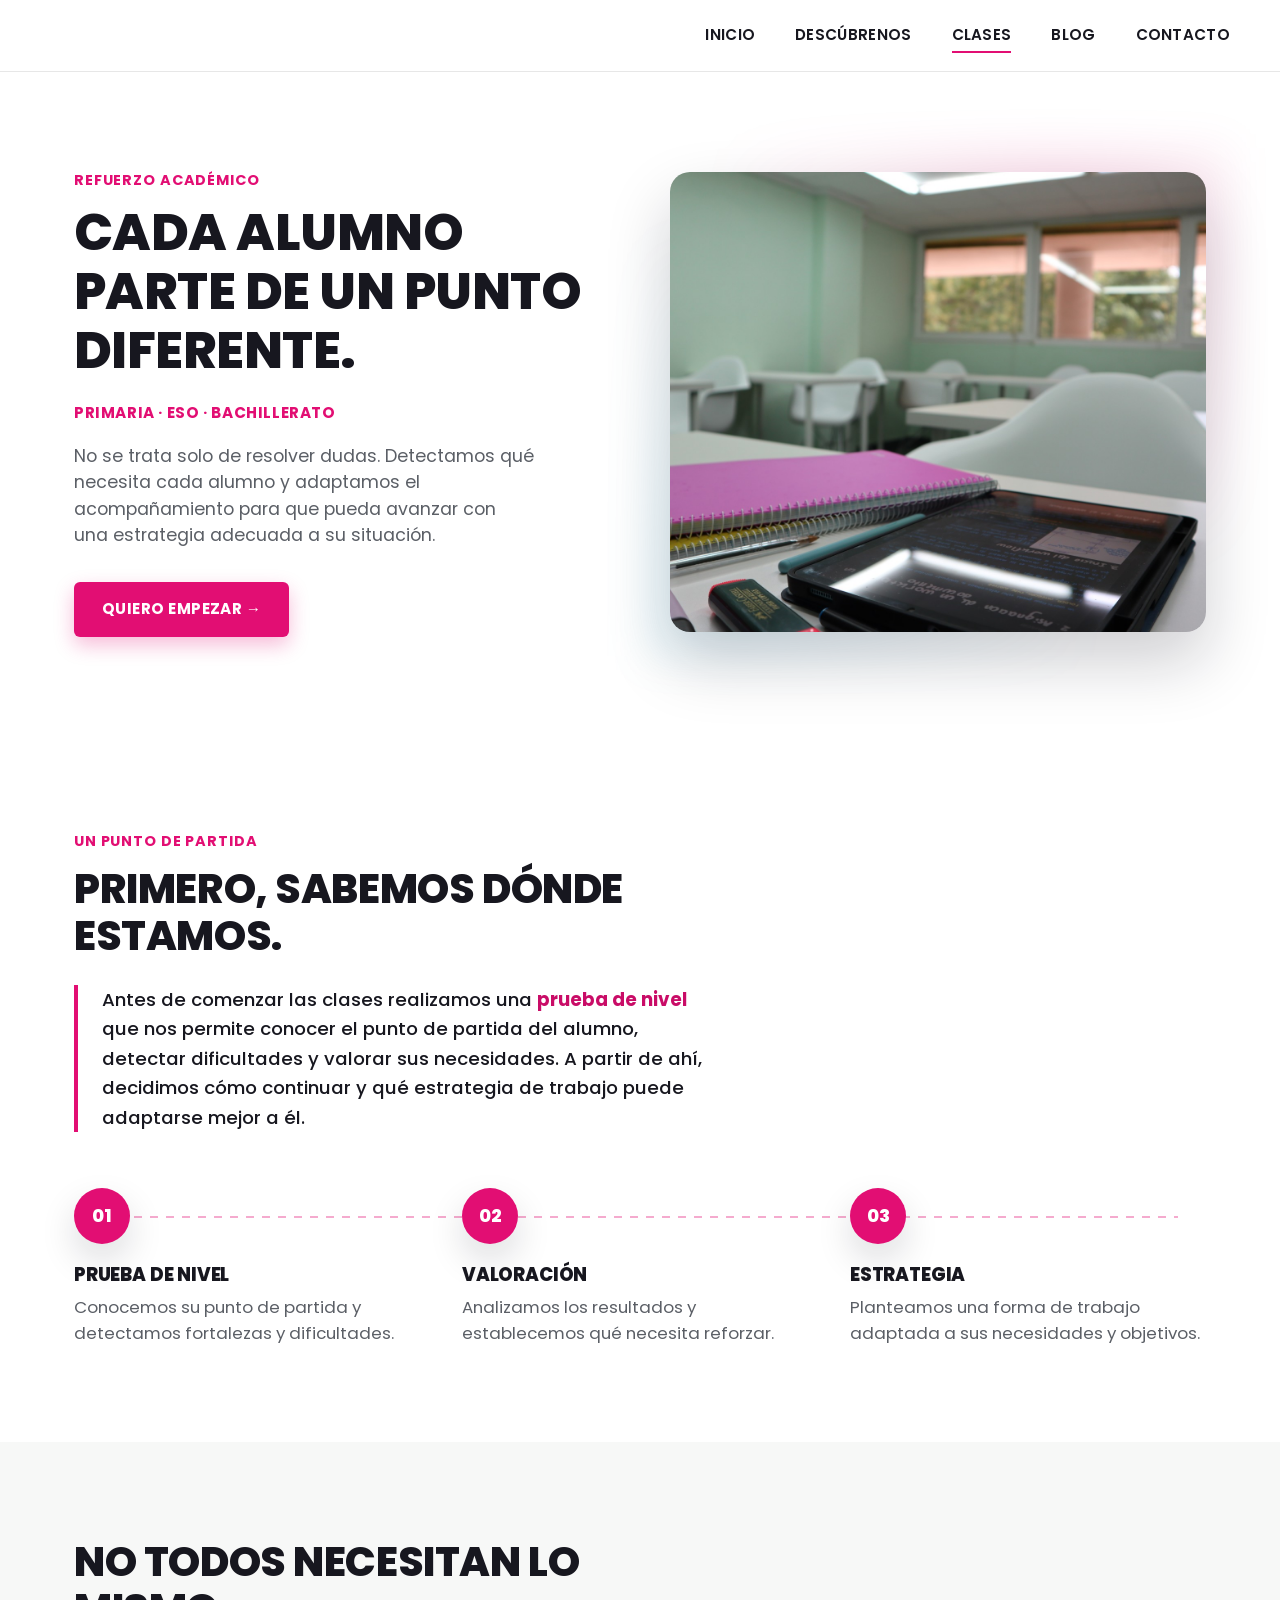
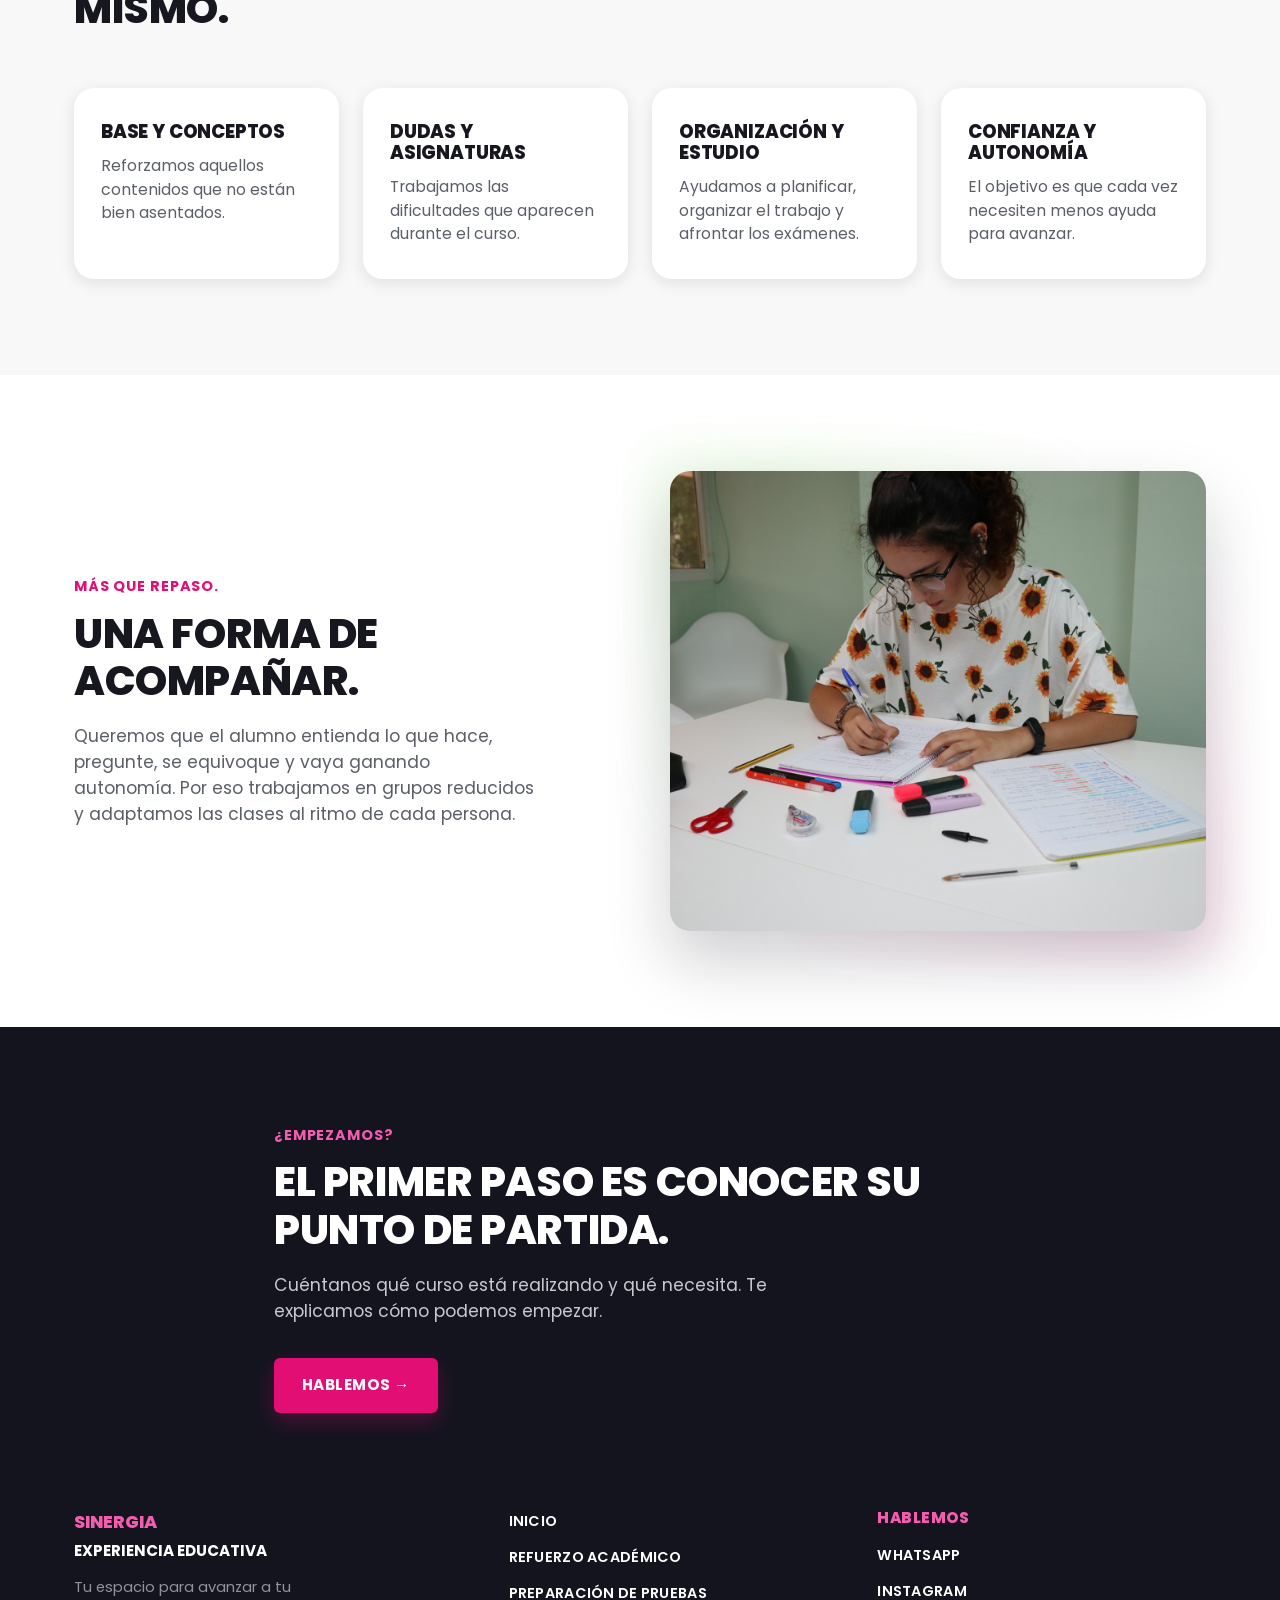
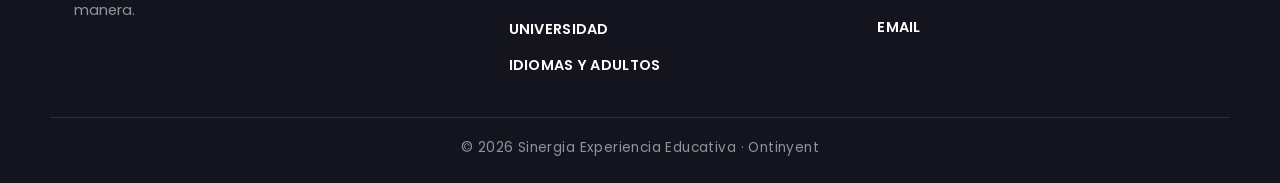
<file: refuerzo-academico.html>
<!DOCTYPE html>
<html lang="es">
<head>
<meta charset="UTF-8">
<meta name="viewport" content="width=device-width, initial-scale=1.0">
<title>Refuerzo académico · Sinergia</title>
<meta name="description" content="Refuerzo académico en Primaria, ESO y Bachillerato: empezamos con una prueba de nivel y planteamos la estrategia de trabajo adecuada para cada alumno.">
<link rel="preconnect" href="https://fonts.googleapis.com">
<link rel="preconnect" href="https://fonts.gstatic.com" crossorigin>
<link href="https://fonts.googleapis.com/css2?family=Poppins:wght@400;500;600;700;800&display=swap" rel="stylesheet">
<link rel="stylesheet" href="css/style.css">
</head>
<body>

<!-- ========== HEADER ========== -->
<header class="site-header">
  <div class="container header-inner">
    <nav class="main-nav" id="mainNav">
      <a href="index.html#inicio">Inicio</a>
      <a href="index.html#descubrenos">Descúbrenos</a>
      <a href="index.html#clases" class="active">Clases</a>
      <a href="blog.html">Blog</a>
      <a href="index.html#contacto">Contacto</a>
    </nav>

    <button class="nav-toggle" id="navToggle" aria-label="Abrir menú" aria-expanded="false">
      <span></span><span></span><span></span>
    </button>
  </div>
  <div class="nav-overlay" id="navOverlay"></div>
</header>

<main>

  <!-- ========== 1. HERO ========== -->
  <section class="hero">
    <div class="container">
      <div class="hero-content" data-reveal>
        <span class="section-label">Refuerzo académico</span>
        <h1>Cada alumno parte de un punto diferente.</h1>
        <span class="tag-line">Primaria · ESO · Bachillerato</span>
        <p>No se trata solo de resolver dudas. Detectamos qué necesita cada alumno y adaptamos el acompañamiento para que pueda avanzar con una estrategia adecuada a su situación.</p>
        <a href="index.html#contacto" class="btn btn-primary">Quiero empezar →</a>
      </div>
      <div class="hero-image" data-reveal>
        <img src="images/hero-classroom.jpg" alt="Aula de Sinergia con mesas preparadas para clase">
      </div>
    </div>
  </section>

  <!-- ========== 2. COMO TRABAJAMOS ========== -->
  <section class="features">
    <div class="container">
      <div class="section-intro" data-reveal>
        <span class="section-label">Un punto de partida</span>
        <h2>Primero, sabemos dónde estamos.</h2>
        <p class="quote-block">Antes de comenzar las clases realizamos una <strong>prueba de nivel</strong> que nos permite conocer el punto de partida del alumno, detectar dificultades y valorar sus necesidades. A partir de ahí, decidimos cómo continuar y qué estrategia de trabajo puede adaptarse mejor a él.</p>
      </div>

      <div class="process-track">
        <div class="process-step" data-reveal>
          <div class="process-dot">01</div>
          <h3>Prueba de nivel</h3>
          <p>Conocemos su punto de partida y detectamos fortalezas y dificultades.</p>
        </div>
        <div class="process-step" data-reveal>
          <div class="process-dot">02</div>
          <h3>Valoración</h3>
          <p>Analizamos los resultados y establecemos qué necesita reforzar.</p>
        </div>
        <div class="process-step" data-reveal>
          <div class="process-dot">03</div>
          <h3>Estrategia</h3>
          <p>Planteamos una forma de trabajo adaptada a sus necesidades y objetivos.</p>
        </div>
      </div>
    </div>
  </section>

  <!-- ========== 3. QUE TRABAJAMOS ========== -->
  <section class="features tint-bg">
    <div class="container">
      <div class="section-intro" data-reveal>
        <h2>No todos necesitan lo mismo.</h2>
      </div>

      <div class="features-grid">
        <div class="feature-card card-white" data-reveal>
          <h3>Base y conceptos</h3>
          <p>Reforzamos aquellos contenidos que no están bien asentados.</p>
        </div>
        <div class="feature-card card-white" data-reveal>
          <h3>Dudas y asignaturas</h3>
          <p>Trabajamos las dificultades que aparecen durante el curso.</p>
        </div>
        <div class="feature-card card-white" data-reveal>
          <h3>Organización y estudio</h3>
          <p>Ayudamos a planificar, organizar el trabajo y afrontar los exámenes.</p>
        </div>
        <div class="feature-card card-white" data-reveal>
          <h3>Confianza y autonomía</h3>
          <p>El objetivo es que cada vez necesiten menos ayuda para avanzar.</p>
        </div>
      </div>
    </div>
  </section>

  <!-- ========== 4. FILOSOFIA ========== -->
  <section class="about">
    <div class="container">
      <div class="about-content" data-reveal>
        <span class="section-label">Más que repaso.</span>
        <h2>Una forma de acompañar.</h2>
        <p>Queremos que el alumno entienda lo que hace, pregunte, se equivoque y vaya ganando autonomía. Por eso trabajamos en grupos reducidos y adaptamos las clases al ritmo de cada persona.</p>
      </div>
      <div class="about-image" data-reveal>
        <img src="images/esto-es-sinergia.jpg" alt="Alumna de Sinergia estudiando en el aula">
      </div>
    </div>
  </section>

  <!-- ========== 5. CTA FINAL ========== -->
  <section class="cta">
    <div class="container" data-reveal>
      <span class="section-label">¿Empezamos?</span>
      <h2>El primer paso es conocer su punto de partida.</h2>
      <p>Cuéntanos qué curso está realizando y qué necesita. Te explicamos cómo podemos empezar.</p>
      <a href="https://wa.me/34600000000" target="_blank" rel="noopener" class="btn btn-primary">Hablemos →</a>
    </div>
  </section>

</main>

<!-- ========== FOOTER ========== -->
<footer class="site-footer">
  <div class="container footer-inner">
    <div class="footer-brand">
      <div class="brand-name">Sinergia</div>
      <div class="brand-sub">Experiencia educativa</div>
      <p>Tu espacio para avanzar a tu manera.</p>
    </div>

    <div class="footer-col">
      <ul>
        <li><a href="index.html#inicio">Inicio</a></li>
        <li><a href="refuerzo-academico.html">Refuerzo académico</a></li>
        <li><a href="preparacion-pruebas.html">Preparación de pruebas</a></li>
        <li><a href="universidad.html">Universidad</a></li>
        <li><a href="idiomas-adultos.html">Idiomas y adultos</a></li>
      </ul>
    </div>

    <div class="footer-col">
      <h4>Hablemos</h4>
      <ul>
        <li><a href="https://wa.me/34600000000" target="_blank" rel="noopener">WhatsApp</a></li>
        <li><a href="https://instagram.com/sinergiaacademia" target="_blank" rel="noopener">Instagram</a></li>
        <li><a href="mailto:info@sinergiaacademia.com">Email</a></li>
      </ul>
    </div>
  </div>

  <div class="container footer-bottom">
    © 2026 Sinergia Experiencia Educativa · Ontinyent
  </div>
</footer>

<script src="js/script.js"></script>
</body>
</html>
</file>
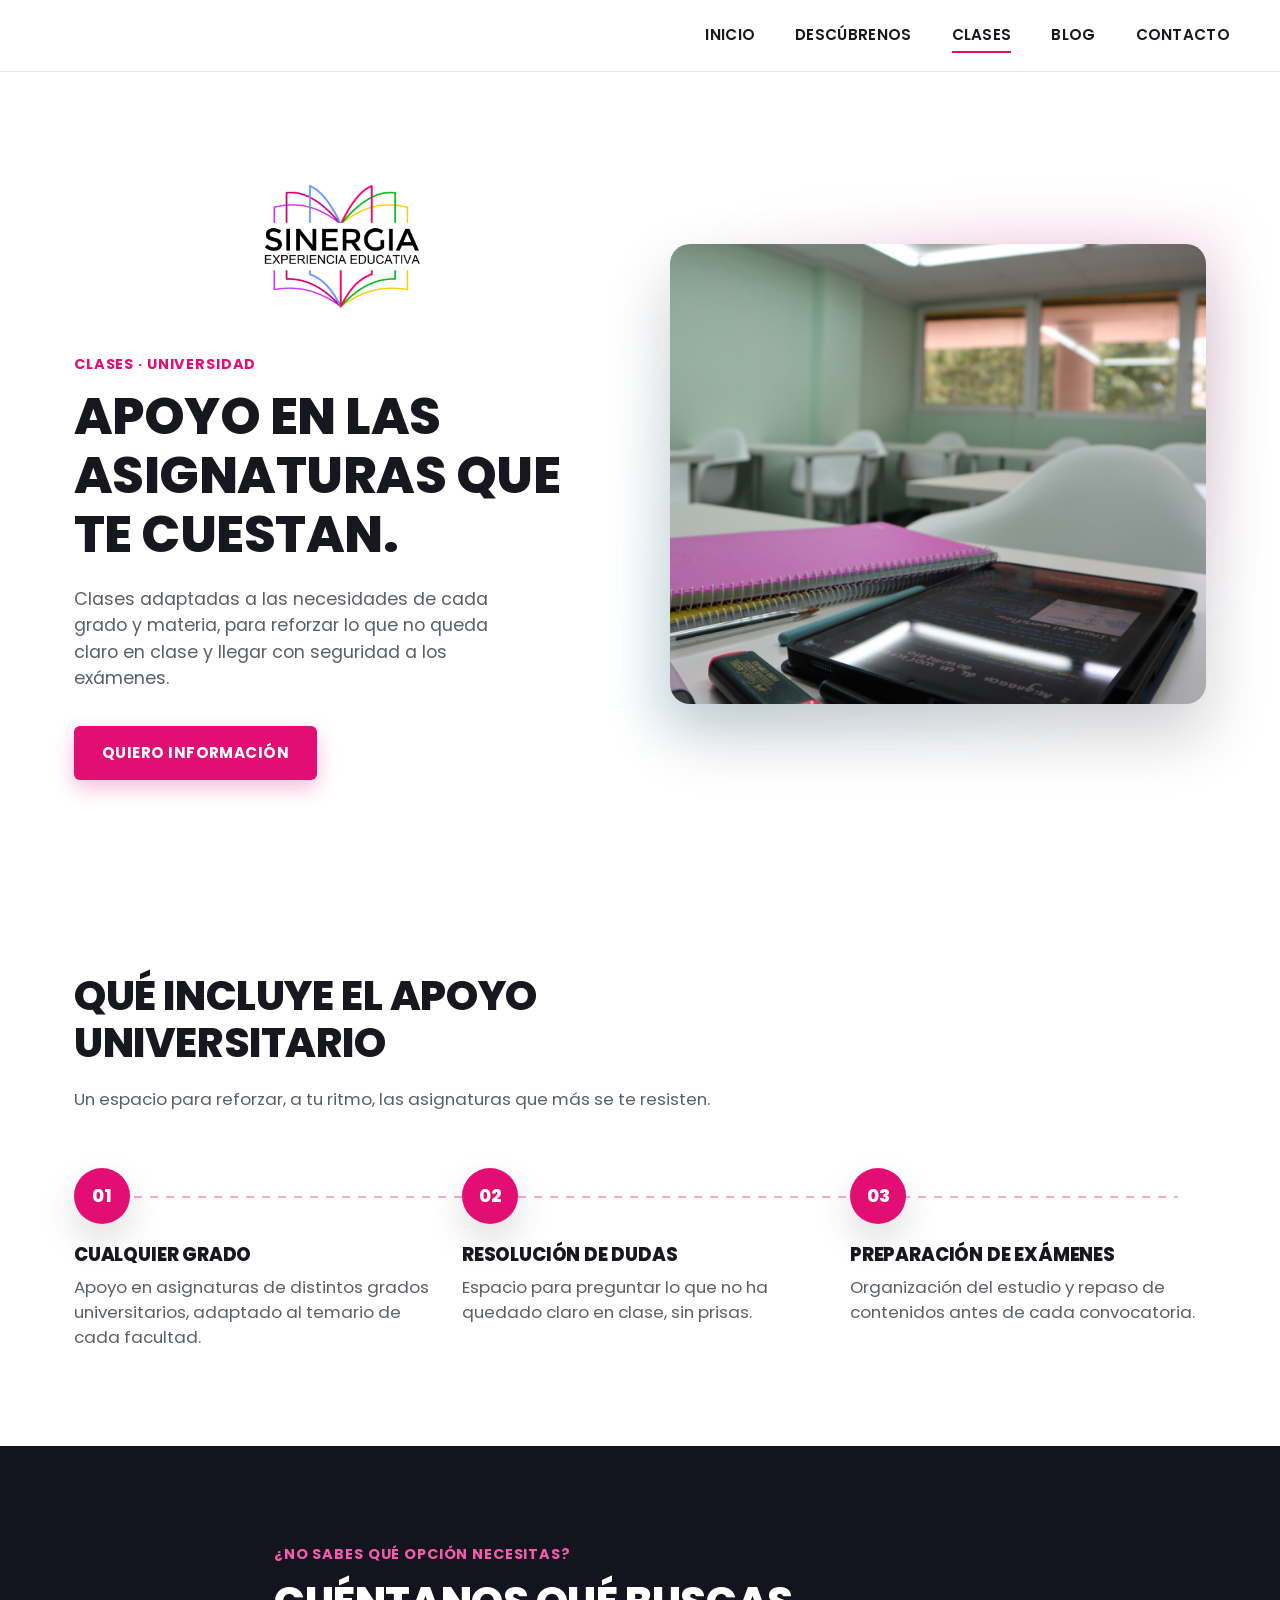
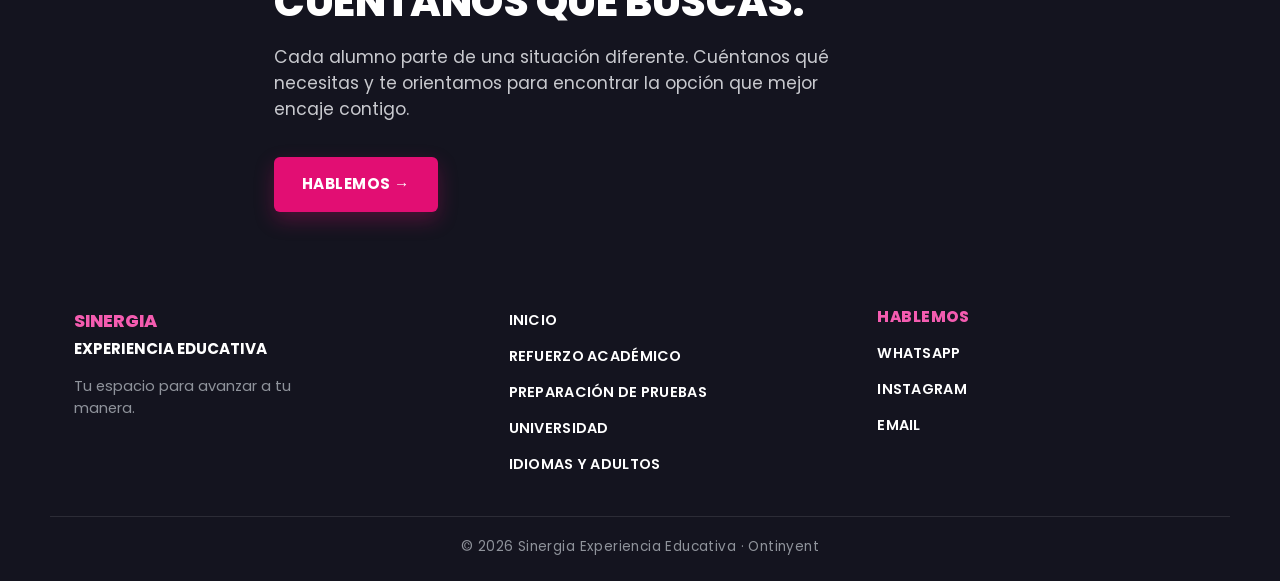
<file: universidad.html>
<!DOCTYPE html>
<html lang="es">
<head>
<meta charset="UTF-8">
<meta name="viewport" content="width=device-width, initial-scale=1.0">
<title>Universidad · Sinergia</title>
<meta name="description" content="Apoyo universitario adaptado a cada grado y asignatura: resolución de dudas y preparación de exámenes con seguimiento cercano.">
<link rel="preconnect" href="https://fonts.googleapis.com">
<link rel="preconnect" href="https://fonts.gstatic.com" crossorigin>
<link href="https://fonts.googleapis.com/css2?family=Poppins:wght@400;500;600;700;800&display=swap" rel="stylesheet">
<link rel="stylesheet" href="css/style.css">
</head>
<body>

<!-- ========== HEADER ========== -->
<header class="site-header">
  <div class="container header-inner">
    <nav class="main-nav" id="mainNav">
      <a href="index.html#inicio">Inicio</a>
      <a href="index.html#descubrenos">Descúbrenos</a>
      <a href="index.html#clases" class="active">Clases</a>
      <a href="blog.html">Blog</a>
      <a href="index.html#contacto">Contacto</a>
    </nav>

    <button class="nav-toggle" id="navToggle" aria-label="Abrir menú" aria-expanded="false">
      <span></span><span></span><span></span>
    </button>
  </div>
  <div class="nav-overlay" id="navOverlay"></div>
</header>

<main>

  <!-- ========== HERO ========== -->
  <section class="hero">
    <div class="container">
      <div class="hero-content" data-reveal>
        <img src="images/logo.webp" alt="Sinergia · Experiencia Educativa" class="hero-logo">
        <span class="section-label">Clases · Universidad</span>
        <h1>Apoyo en las asignaturas que te cuestan.</h1>
        <p>Clases adaptadas a las necesidades de cada grado y materia, para reforzar lo que no queda claro en clase y llegar con seguridad a los exámenes.</p>
        <a href="index.html#contacto" class="btn btn-primary">Quiero información</a>
      </div>
      <div class="hero-image" data-reveal>
        <img src="images/hero-classroom.jpg" alt="Aula de Sinergia con mesas preparadas para clase">
      </div>
    </div>
  </section>

  <!-- ========== QUE INCLUYE ========== -->
  <section class="features">
    <div class="container">
      <div class="section-intro" data-reveal>
        <h2>Qué incluye el apoyo universitario</h2>
        <p>Un espacio para reforzar, a tu ritmo, las asignaturas que más se te resisten.</p>
      </div>

      <div class="process-track">
        <div class="process-step" data-reveal>
          <div class="process-dot">01</div>
          <h3>Cualquier grado</h3>
          <p>Apoyo en asignaturas de distintos grados universitarios, adaptado al temario de cada facultad.</p>
        </div>
        <div class="process-step" data-reveal>
          <div class="process-dot">02</div>
          <h3>Resolución de dudas</h3>
          <p>Espacio para preguntar lo que no ha quedado claro en clase, sin prisas.</p>
        </div>
        <div class="process-step" data-reveal>
          <div class="process-dot">03</div>
          <h3>Preparación de exámenes</h3>
          <p>Organización del estudio y repaso de contenidos antes de cada convocatoria.</p>
        </div>
      </div>
    </div>
  </section>

  <!-- ========== CUENTANOS QUE BUSCAS (CTA) ========== -->
  <section class="cta">
    <div class="container" data-reveal>
      <span class="section-label">¿No sabes qué opción necesitas?</span>
      <h2>Cuéntanos qué buscas.</h2>
      <p>Cada alumno parte de una situación diferente. Cuéntanos qué necesitas y te orientamos para encontrar la opción que mejor encaje contigo.</p>
      <a href="index.html#contacto" class="btn btn-primary">Hablemos →</a>
    </div>
  </section>

</main>

<!-- ========== FOOTER ========== -->
<footer class="site-footer">
  <div class="container footer-inner">
    <div class="footer-brand">
      <div class="brand-name">Sinergia</div>
      <div class="brand-sub">Experiencia educativa</div>
      <p>Tu espacio para avanzar a tu manera.</p>
    </div>

    <div class="footer-col">
      <ul>
        <li><a href="index.html#inicio">Inicio</a></li>
        <li><a href="refuerzo-academico.html">Refuerzo académico</a></li>
        <li><a href="preparacion-pruebas.html">Preparación de pruebas</a></li>
        <li><a href="universidad.html">Universidad</a></li>
        <li><a href="idiomas-adultos.html">Idiomas y adultos</a></li>
      </ul>
    </div>

    <div class="footer-col">
      <h4>Hablemos</h4>
      <ul>
        <li><a href="https://wa.me/34600000000" target="_blank" rel="noopener">WhatsApp</a></li>
        <li><a href="https://instagram.com/sinergiaacademia" target="_blank" rel="noopener">Instagram</a></li>
        <li><a href="mailto:info@sinergiaacademia.com">Email</a></li>
      </ul>
    </div>
  </div>

  <div class="container footer-bottom">
    © 2026 Sinergia Experiencia Educativa · Ontinyent
  </div>
</footer>

<script src="js/script.js"></script>
</body>
</html>
</file>
<file: css/style.css>
/* =========================================================
   SINERGIA - Experiencia educativa | Landing page
   ========================================================= */

:root {
  --color-pink: #E20E73;
  --color-pink-dark: #C90C67;
  --color-pink-tint: #F45CB0;
  --color-dark: #14141f;
  --color-text: #17171f;
  --color-text-muted: #5b5f66;
  --color-bg: #ffffff;
  --color-bg-soft: #f7f8f7;
  --color-border: #e7e7e7;

  --font-heading: 'Poppins', Arial, sans-serif;
  --font-body: 'Poppins', Arial, sans-serif;

  --container-width: 1180px;
  --radius-lg: 20px;
  --radius-md: 12px;
  --radius-sm: 8px;
  --radius-pill: 6px;

  --shadow-sm: 0 4px 16px rgba(17, 17, 31, 0.10);
  --shadow-md: 0 16px 36px rgba(17, 17, 31, 0.14);
  --shadow-lg: 0 30px 64px rgba(17, 17, 31, 0.20);
  --ease: cubic-bezier(0.22, 1, 0.36, 1);

  --space-section: 96px;
}

/* [data-reveal] elements stay fully visible unless JS confirms it can
   both hide and reveal them (html.js-reveal, set on DOMContentLoaded) */
@media (prefers-reduced-motion: no-preference) {
  html.js-reveal [data-reveal] {
    opacity: 0;
    transform: translateY(18px);
    transition: opacity 0.7s var(--ease), transform 0.7s var(--ease);
  }

  html.js-reveal [data-reveal].is-visible {
    opacity: 1;
    transform: translateY(0);
  }

  .features-grid [data-reveal]:nth-child(2) { transition-delay: 0.08s; }
  .features-grid [data-reveal]:nth-child(3) { transition-delay: 0.16s; }
  .features-grid [data-reveal]:nth-child(4) { transition-delay: 0.24s; }

  .services-grid [data-reveal]:nth-child(2) { transition-delay: 0.08s; }
  .services-grid [data-reveal]:nth-child(3) { transition-delay: 0.16s; }
  .services-grid [data-reveal]:nth-child(4) { transition-delay: 0.24s; }
}

:focus-visible {
  outline: 2px solid var(--color-pink);
  outline-offset: 3px;
  border-radius: 4px;
}

/* ---------- Reset ---------- */
* {
  margin: 0;
  padding: 0;
  box-sizing: border-box;
}

html {
  scroll-behavior: smooth;
}

main [id] {
  scroll-margin-top: 96px;
}

body {
  font-family: var(--font-body);
  color: var(--color-text);
  background: var(--color-bg);
  line-height: 1.5;
  -webkit-font-smoothing: antialiased;
  overflow-x: hidden;
}

img {
  max-width: 100%;
  display: block;
}

a {
  text-decoration: none;
  color: inherit;
}

ul {
  list-style: none;
}

button {
  font-family: inherit;
  cursor: pointer;
  border: none;
  background: none;
}

.container {
  width: 100%;
  max-width: var(--container-width);
  margin: 0 auto;
  padding: 0 24px;
}

.section-label {
  display: inline-block;
  color: var(--color-pink);
  font-weight: 700;
  text-transform: uppercase;
  letter-spacing: 0.06em;
  font-size: 0.9rem;
  margin-bottom: 12px;
}

/* Línea de etiqueta corta (p.ej. "Primaria · ESO · Bachillerato") */
.tag-line {
  display: block;
  color: var(--color-pink);
  font-weight: 700;
  text-transform: uppercase;
  letter-spacing: 0.04em;
  font-size: 0.95rem;
  margin-bottom: 18px;
}

/* Párrafo destacado con borde lateral, para introducir una idea clave */
.quote-block {
  border-left: 4px solid var(--color-pink);
  padding-left: 24px;
  margin: 26px 0 44px;
  max-width: 720px;
  font-size: 1.15rem;
  font-weight: 500;
  color: var(--color-text);
  line-height: 1.6;
}

.quote-block strong {
  color: var(--color-pink-dark);
}

/* Alterna el fondo de una sección de tarjetas (blanco <-> gris suave) */
.features.tint-bg {
  background: var(--color-bg-soft);
}

.feature-card.card-white {
  background: #fff;
}

h1, h2, h3, h4 {
  font-family: var(--font-heading);
  font-weight: 800;
  color: var(--color-text);
  line-height: 1.15;
  letter-spacing: -0.01em;
  text-transform: uppercase;
}

h1 {
  font-size: clamp(2.2rem, 4vw, 3.4rem);
}

h2 {
  font-size: clamp(1.9rem, 3.2vw, 2.6rem);
}

h3 {
  font-size: 1.4rem;
}

p {
  color: var(--color-text-muted);
  font-size: 1.05rem;
}

/* ---------- Buttons ---------- */
.btn {
  display: inline-flex;
  align-items: center;
  gap: 8px;
  padding: 16px 28px;
  border-radius: var(--radius-pill);
  font-weight: 700;
  text-transform: uppercase;
  letter-spacing: 0.03em;
  font-size: 0.95rem;
  transition: transform 0.22s var(--ease), box-shadow 0.22s var(--ease), background-color 0.22s var(--ease);
  white-space: nowrap;
}

.btn-primary {
  background: var(--color-pink);
  color: #fff;
  box-shadow: 0 8px 20px rgba(226, 14, 115, 0.28);
}

.btn-primary:hover {
  background: var(--color-pink-dark);
  transform: translateY(-3px);
  box-shadow: 0 14px 28px rgba(226, 14, 115, 0.32);
}

.btn-primary:active {
  transform: translateY(-1px);
}

.btn-link {
  color: var(--color-pink);
  font-weight: 700;
  text-transform: uppercase;
  font-size: 0.9rem;
  letter-spacing: 0.03em;
  display: inline-flex;
  align-items: center;
  gap: 6px;
  transition: gap 0.22s var(--ease), color 0.18s ease;
}

.btn-link:hover {
  gap: 12px;
  color: var(--color-pink-dark);
}

/* ---------- Header ---------- */
.site-header {
  position: sticky;
  top: 0;
  z-index: 1000;
  background: rgba(255, 255, 255, 0.92);
  backdrop-filter: blur(8px);
  -webkit-backdrop-filter: blur(8px);
  border-bottom: 1px solid var(--color-border);
}

.header-inner {
  display: flex;
  align-items: center;
  justify-content: flex-end;
  padding: 18px 0;
}

.main-nav {
  display: flex;
  align-items: center;
  gap: 40px;
}

.main-nav a {
  font-weight: 600;
  text-transform: uppercase;
  font-size: 0.95rem;
  letter-spacing: 0.02em;
  color: var(--color-text);
  position: relative;
  padding: 6px 0;
}

.main-nav a::after {
  content: '';
  position: absolute;
  left: 0;
  bottom: 0;
  width: 0;
  height: 2px;
  background: var(--color-pink);
  transition: width 0.2s ease;
}

.main-nav a:hover::after,
.main-nav a.active::after {
  width: 100%;
}

.nav-toggle {
  display: none;
  flex-direction: column;
  gap: 5px;
  padding: 6px;
  z-index: 1100;
}

.nav-toggle span {
  width: 26px;
  height: 3px;
  background: var(--color-text);
  border-radius: 2px;
  transition: transform 0.25s ease, opacity 0.25s ease;
}

.nav-toggle.is-open span:nth-child(1) {
  transform: translateY(8px) rotate(45deg);
}
.nav-toggle.is-open span:nth-child(2) {
  opacity: 0;
}
.nav-toggle.is-open span:nth-child(3) {
  transform: translateY(-8px) rotate(-45deg);
}

/* ---------- Hero ---------- */
.hero {
  padding: var(--space-section) 0;
}

.hero .container {
  display: grid;
  grid-template-columns: 1fr 1fr;
  gap: 60px;
  align-items: center;
}

.hero-logo {
  display: block;
  height: 160px;
  width: auto;
  margin: 0 auto 24px;
}

.hero-content h1 {
  margin-bottom: 22px;
}

.hero-content p {
  max-width: 460px;
  margin-bottom: 34px;
  font-size: 1.1rem;
}

.hero-image {
  position: relative;
}

.hero-image::before {
  content: '';
  position: absolute;
  inset: -24px;
  z-index: -1;
  background: radial-gradient(circle at 70% 20%, rgba(226, 14, 115, 0.14), transparent 60%),
    radial-gradient(circle at 15% 85%, rgba(79, 195, 232, 0.14), transparent 55%);
  filter: blur(20px);
}

.hero-image img {
  border-radius: var(--radius-lg);
  width: 100%;
  height: 460px;
  object-fit: cover;
  box-shadow: var(--shadow-lg);
}

/* ---------- Features (Mucho mas que clases de repaso) ---------- */
.features {
  padding: var(--space-section) 0;
  background: var(--color-bg);
}

.features .section-intro {
  max-width: 640px;
  margin-bottom: 56px;
}

.features .section-intro h2 {
  margin-bottom: 20px;
}

.features-grid {
  display: grid;
  grid-template-columns: repeat(4, 1fr);
  gap: 24px;
}

.features-grid--three {
  grid-template-columns: repeat(3, 1fr);
}

.features-grid--five {
  grid-template-columns: repeat(5, 1fr);
}

.feature-card {
  background: var(--color-bg-soft);
  border: 1px solid transparent;
  border-radius: var(--radius-lg);
  padding: 32px 26px;
  box-shadow: var(--shadow-sm);
  transition: transform 0.3s var(--ease), box-shadow 0.3s var(--ease), border-color 0.3s var(--ease);
}

.feature-card:hover {
  transform: translateY(-8px);
  border-color: rgba(226, 14, 115, 0.14);
  box-shadow: var(--shadow-lg);
}

.feature-card .num {
  color: var(--color-pink);
  font-family: var(--font-heading);
  font-weight: 800;
  font-size: 2rem;
  margin-bottom: 14px;
  display: block;
}

.feature-card h3 {
  margin-bottom: 12px;
  text-transform: uppercase;
  font-size: 1.15rem;
}

.feature-card p {
  font-size: 0.98rem;
}

/* ---------- Esto es Sinergia ---------- */
.about {
  padding: var(--space-section) 0;
}

.about .container {
  display: grid;
  grid-template-columns: 1fr 1fr;
  gap: 60px;
  align-items: center;
}

.about-content h2 {
  margin-bottom: 20px;
}

.about-content p {
  max-width: 460px;
  font-size: 1.08rem;
}

.about-image {
  position: relative;
}

.about-image::before {
  content: '';
  position: absolute;
  inset: -24px;
  z-index: -1;
  background: radial-gradient(circle at 20% 15%, rgba(126, 217, 87, 0.14), transparent 55%),
    radial-gradient(circle at 80% 85%, rgba(226, 14, 115, 0.12), transparent 55%);
  filter: blur(20px);
}

.about-image img {
  border-radius: var(--radius-lg);
  width: 100%;
  height: 460px;
  object-fit: cover;
  box-shadow: var(--shadow-lg);
}

/* ---------- Encuentra lo que necesitas (services) ---------- */
.services {
  padding: var(--space-section) 0;
  background: var(--color-bg-soft);
}

.services .section-intro {
  max-width: 640px;
  margin-bottom: 56px;
}

.services .section-intro h2 {
  margin-bottom: 20px;
}

.services-grid {
  display: grid;
  grid-template-columns: 1fr 1fr;
  gap: 24px;
}

.services-grid--three {
  grid-template-columns: repeat(3, 1fr);
}

.service-card {
  background: #fff;
  border-radius: var(--radius-lg);
  padding: 34px;
  box-shadow: var(--shadow-md);
  transition: transform 0.3s var(--ease), box-shadow 0.3s var(--ease);
}

.service-card:hover {
  transform: translateY(-8px);
  box-shadow: var(--shadow-lg);
}

.service-card h3 {
  margin-bottom: 4px;
}

.service-card h3 + p {
  margin-top: 10px;
}

.service-card .tag {
  display: block;
  color: var(--color-pink);
  font-weight: 700;
  text-transform: uppercase;
  font-size: 0.85rem;
  letter-spacing: 0.04em;
  margin-bottom: 14px;
}

.service-card p {
  margin-bottom: 22px;
  font-size: 0.98rem;
}

/* ---------- CTA (Cuentanos que buscas) ---------- */
.cta {
  background: var(--color-dark);
  padding: var(--space-section) 0;
}

.cta .container {
  max-width: 780px;
}

.cta .section-label {
  color: var(--color-pink-tint);
}

.cta h2 {
  color: #fff;
  margin-bottom: 20px;
}

.cta p {
  color: #c8c9ce;
  margin-bottom: 34px;
  max-width: 560px;
  font-size: 1.08rem;
}

/* ---------- Estamos aqui / Empezamos (contact intro) ---------- */
.contact-intro {
  padding: var(--space-section) 0 60px;
}

.contact-intro .section-label {
  color: var(--color-text);
}

.contact-intro h2 {
  color: var(--color-pink);
}

/* ---------- Map + address (dark) ---------- */
.contact-map {
  background: var(--color-dark);
  padding: 56px 0 70px;
}

.contact-map .container {
  display: grid;
  grid-template-columns: 1fr 1fr;
  gap: 56px;
  align-items: start;
}

.map-embed {
  width: 100%;
  height: 420px;
  border: 0;
  border-radius: var(--radius-md);
  filter: grayscale(0.1);
}

.contact-address {
  padding: 0 20px;
}

.contact-address .brand {
  color: var(--color-pink-tint);
  font-weight: 800;
  text-transform: uppercase;
  font-size: 1.15rem;
  letter-spacing: 0.02em;
  margin-bottom: 16px;
}

.contact-address .lines {
  color: #fff;
  font-weight: 700;
  text-transform: uppercase;
  font-size: 1.1rem;
  line-height: 1.5;
  margin-bottom: 28px;
}

/* ---------- Footer ---------- */
.site-footer {
  background: var(--color-dark);
  color: #c8c9ce;
  padding: 0 0 24px;
}

.footer-inner {
  display: grid;
  grid-template-columns: 1.2fr 1fr 1fr;
  gap: 40px;
  padding-bottom: 40px;
  border-bottom: 1px solid rgba(255, 255, 255, 0.1);
}

.footer-brand .brand-name {
  color: var(--color-pink-tint);
  font-weight: 800;
  text-transform: uppercase;
  font-size: 1.1rem;
}

.footer-brand .brand-sub {
  color: #fff;
  font-weight: 700;
  text-transform: uppercase;
  font-size: 0.95rem;
  margin-top: 4px;
}

.footer-brand p {
  color: #8f939b;
  margin-top: 14px;
  max-width: 280px;
  font-size: 0.92rem;
}

.footer-col h4 {
  color: var(--color-pink-tint);
  font-size: 0.95rem;
  margin-bottom: 16px;
  text-transform: uppercase;
  letter-spacing: 0.03em;
}

.footer-col ul {
  display: flex;
  flex-direction: column;
  gap: 12px;
}

.footer-col a {
  color: #fff;
  font-weight: 600;
  text-transform: uppercase;
  font-size: 0.9rem;
  letter-spacing: 0.02em;
  transition: color 0.18s ease;
}

.footer-col a:hover {
  color: var(--color-pink-tint);
}

.footer-bottom {
  padding-top: 20px;
  text-align: center;
  font-size: 0.85rem;
  color: #8f939b;
  letter-spacing: 0.03em;
}

/* ---------- Listado de asignaturas / temas (píldoras) ---------- */
.subject-pills {
  display: flex;
  flex-wrap: wrap;
  gap: 14px;
  margin-top: 12px;
}

.subject-pill {
  background: #fff;
  border: 1px solid var(--color-border);
  border-radius: 999px;
  padding: 12px 24px;
  font-weight: 600;
  font-size: 0.95rem;
  color: var(--color-text);
  box-shadow: var(--shadow-sm);
}

/* ---------- Blog: cabecera centrada ---------- */
.blog-hero {
  padding: var(--space-section) 0 60px;
  text-align: center;
}

.blog-hero .container {
  max-width: 760px;
  margin: 0 auto;
}

.blog-hero .section-label {
  display: block;
}

.blog-hero h1 {
  margin-bottom: 20px;
}

.blog-hero p {
  font-size: 1.15rem;
}

/* ---------- Blog: tarjetas de artículo ---------- */
.blog-grid {
  display: grid;
  grid-template-columns: repeat(3, 1fr);
  gap: 24px;
}

.blog-card {
  background: #fff;
  border-radius: var(--radius-lg);
  overflow: hidden;
  box-shadow: var(--shadow-sm);
  transition: transform 0.3s var(--ease), box-shadow 0.3s var(--ease);
}

.blog-card:hover {
  transform: translateY(-8px);
  box-shadow: var(--shadow-lg);
}

.blog-card img {
  width: 100%;
  height: 200px;
  object-fit: cover;
}

.blog-card-body {
  padding: 26px;
}

.blog-card .category {
  display: block;
  color: var(--color-pink);
  font-weight: 700;
  text-transform: uppercase;
  letter-spacing: 0.04em;
  font-size: 0.8rem;
  margin-bottom: 10px;
}

.blog-card h3 {
  font-size: 1.1rem;
  margin-bottom: 10px;
}

.blog-card p {
  font-size: 0.95rem;
  margin-bottom: 18px;
}

.blog-grid-footer {
  text-align: center;
  margin-top: 44px;
}

/* ---------- Filtro de categoría del blog ---------- */
.feature-card.filterable {
  cursor: pointer;
  text-align: left;
}

.feature-card.filterable:hover {
  border-color: rgba(226, 14, 115, 0.25);
}

.feature-card.filterable.is-active {
  background: var(--color-pink);
  border-color: var(--color-pink);
}

.feature-card.filterable.is-active h3,
.feature-card.filterable.is-active p {
  color: #fff;
}

.blog-filter-status {
  display: none;
  align-items: center;
  gap: 10px;
  margin: -12px 0 32px;
  font-size: 0.95rem;
  color: var(--color-text-muted);
}

.blog-filter-status.is-active {
  display: flex;
}

.blog-filter-status strong {
  color: var(--color-text);
}

.blog-filter-status button {
  color: var(--color-pink);
  font-weight: 700;
  text-decoration: underline;
}

.blog-empty {
  display: none;
  color: var(--color-text-muted);
  padding: 40px 0;
}

.blog-empty.is-active {
  display: block;
}

/* ---------- Diagrama de proceso (pasos conectados) ---------- */
.process-track {
  display: grid;
  grid-template-columns: repeat(3, 1fr);
  gap: 32px;
  position: relative;
}

.process-track::before {
  content: '';
  position: absolute;
  top: 28px;
  left: 28px;
  right: 28px;
  height: 2px;
  background: repeating-linear-gradient(
    90deg,
    rgba(226, 14, 115, 0.35) 0,
    rgba(226, 14, 115, 0.35) 8px,
    transparent 8px,
    transparent 16px
  );
}

.process-step {
  position: relative;
  z-index: 1;
}

.process-dot {
  width: 56px;
  height: 56px;
  border-radius: 50%;
  background: var(--color-pink);
  color: #fff;
  display: flex;
  align-items: center;
  justify-content: center;
  font-family: var(--font-heading);
  font-weight: 800;
  font-size: 1.1rem;
  box-shadow: var(--shadow-md);
  margin-bottom: 20px;
}

.process-step h3 {
  margin-bottom: 10px;
  font-size: 1.15rem;
}

/* ---------- Pestañas interactivas ---------- */
.tabs-nav {
  display: flex;
  flex-wrap: wrap;
  gap: 12px;
  margin-bottom: 32px;
}

.tabs-btn {
  padding: 14px 26px;
  border-radius: var(--radius-pill);
  border: 2px solid var(--color-border);
  background: #fff;
  font-weight: 700;
  text-transform: uppercase;
  font-size: 0.9rem;
  letter-spacing: 0.02em;
  color: var(--color-text-muted);
  transition: all 0.22s var(--ease);
}

.tabs-btn:hover {
  border-color: var(--color-pink);
  color: var(--color-text);
}

.tabs-btn.is-active {
  background: var(--color-pink);
  border-color: var(--color-pink);
  color: #fff;
  box-shadow: var(--shadow-sm);
}

.tabs-panel {
  display: none;
}

.tabs-panel.is-active {
  display: block;
}

.tabs-panel-card {
  background: #fff;
  border-radius: var(--radius-lg);
  padding: 44px;
  box-shadow: var(--shadow-md);
}

.tabs-panel-card h3 {
  margin-bottom: 14px;
}

.tabs-panel-card p {
  font-size: 1.05rem;
  max-width: 640px;
  margin: 0;
}

/* =========================================================
   Responsive
   ========================================================= */

@media (max-width: 992px) {
  :root {
    --space-section: 72px;
  }

  .hero .container,
  .about .container,
  .contact-map .container {
    grid-template-columns: 1fr;
  }

  .contact-map .container {
    gap: 32px;
  }

  .map-embed {
    height: 320px;
  }

  .contact-address {
    padding: 0;
  }

  .footer-inner {
    grid-template-columns: 1fr 1fr;
  }

  .about-image {
    order: -1;
  }

  .hero-image img,
  .about-image img {
    height: 340px;
  }

  .features-grid {
    grid-template-columns: repeat(2, 1fr);
  }

  .services-grid {
    grid-template-columns: 1fr 1fr;
  }

  .blog-grid {
    grid-template-columns: 1fr 1fr;
  }

}

@media (max-width: 768px) {
  .process-track {
    grid-template-columns: 1fr;
    gap: 36px;
  }

  .process-track::before {
    top: 0;
    bottom: 0;
    left: 27px;
    right: auto;
    width: 2px;
    height: auto;
    background: repeating-linear-gradient(
      180deg,
      rgba(226, 14, 115, 0.35) 0,
      rgba(226, 14, 115, 0.35) 8px,
      transparent 8px,
      transparent 16px
    );
  }

  .process-step {
    padding-left: 76px;
  }

  .process-dot {
    position: absolute;
    left: 0;
    top: 0;
    margin-bottom: 0;
  }

  .tabs-panel-card {
    padding: 30px;
  }

  .main-nav {
    position: fixed;
    top: 0;
    right: 0;
    height: 100vh;
    width: min(320px, 80%);
    background: #fff;
    flex-direction: column;
    align-items: flex-start;
    justify-content: flex-start;
    gap: 8px;
    padding: 100px 32px 32px;
    transform: translateX(100%);
    transition: transform 0.3s ease;
    box-shadow: -8px 0 30px rgba(0, 0, 0, 0.12);
  }

  .main-nav.is-open {
    transform: translateX(0);
  }

  .main-nav a {
    width: 100%;
    padding: 14px 0;
    border-bottom: 1px solid var(--color-border);
  }

  .nav-toggle {
    display: flex;
  }

  .nav-overlay {
    display: none;
    position: fixed;
    inset: 0;
    background: rgba(0, 0, 0, 0.4);
    z-index: 999;
  }

  .nav-overlay.is-open {
    display: block;
  }

  .features-grid {
    grid-template-columns: 1fr;
  }

  .services-grid {
    grid-template-columns: 1fr;
  }

  .blog-grid {
    grid-template-columns: 1fr;
  }

  h1 {
    font-size: 2.2rem;
  }

  .hero-content p {
    max-width: 100%;
  }

  .footer-inner {
    grid-template-columns: 1fr;
    gap: 32px;
  }
}

@media (max-width: 480px) {
  .container {
    padding: 0 18px;
  }

  .btn {
    width: 100%;
    justify-content: center;
  }

  .hero-image img,
  .about-image img {
    height: 240px;
  }

  .hero-logo {
    height: 110px;
  }
}
</file>
